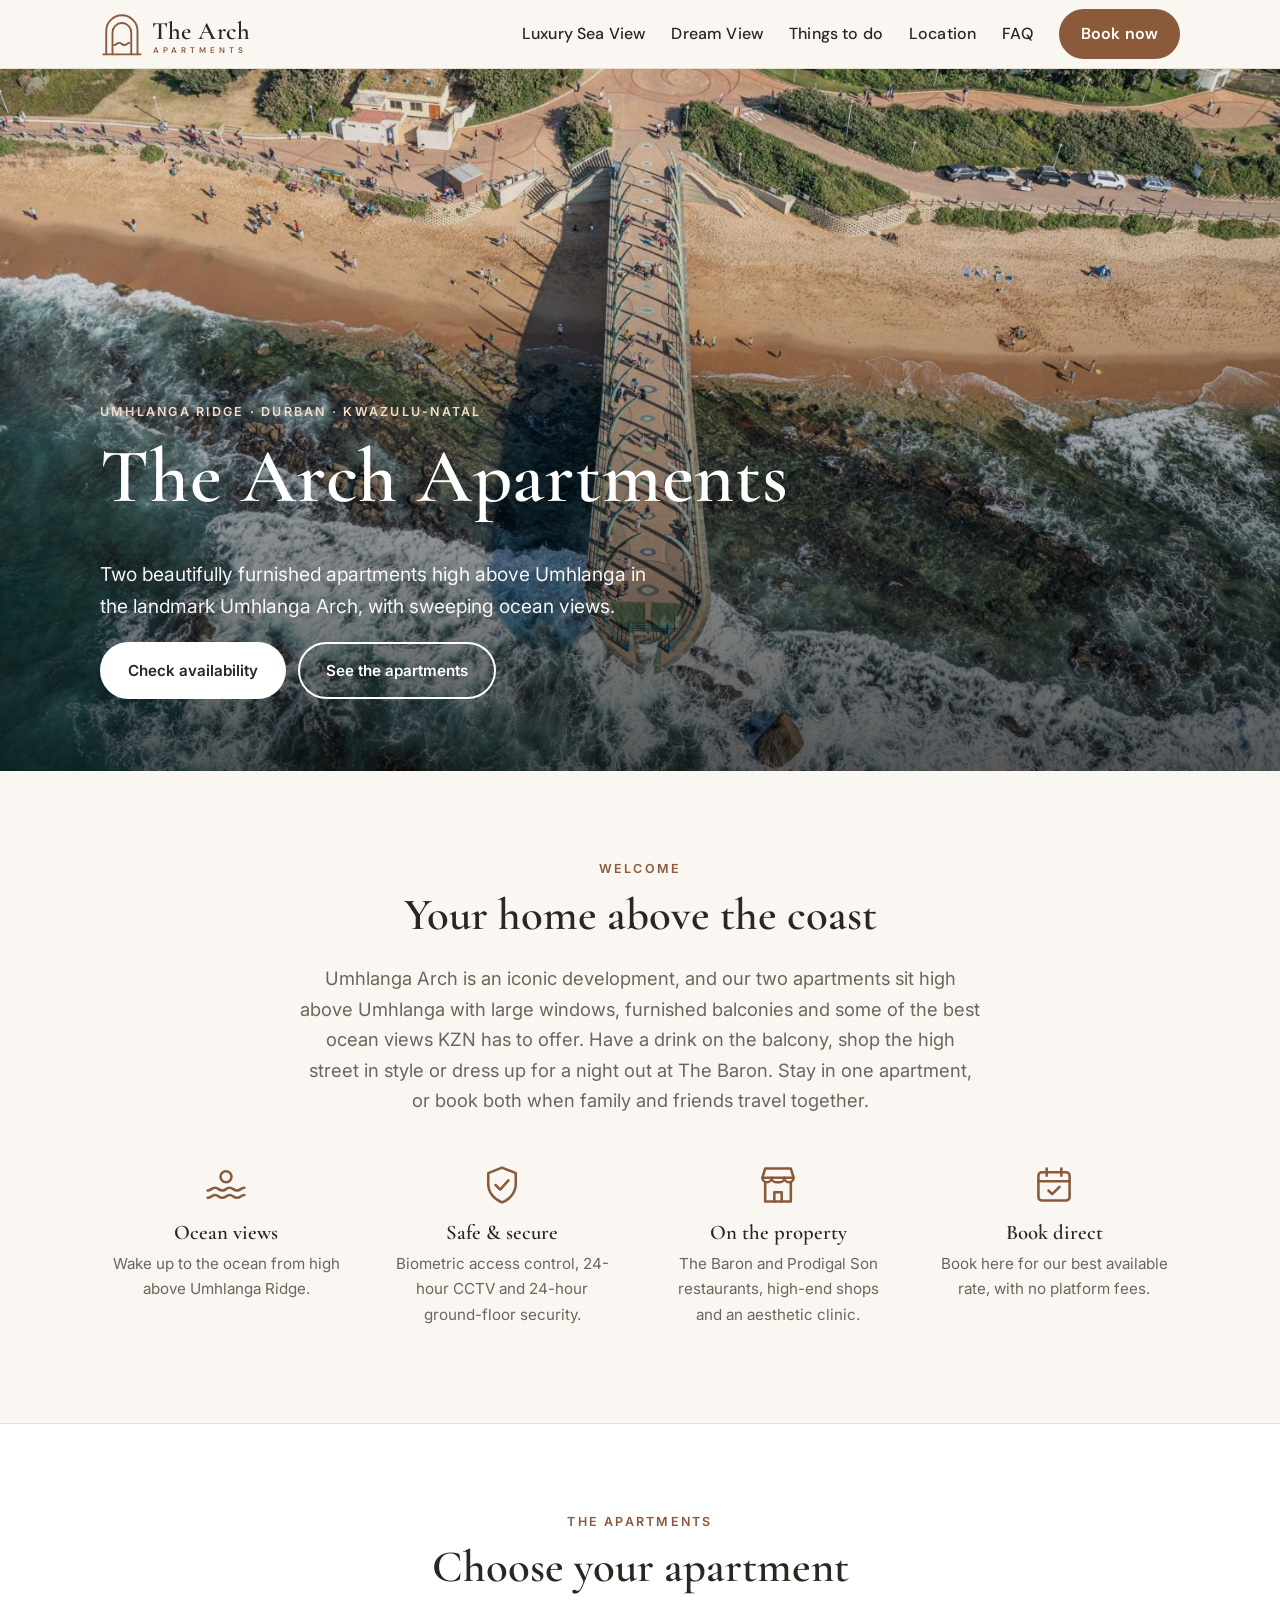
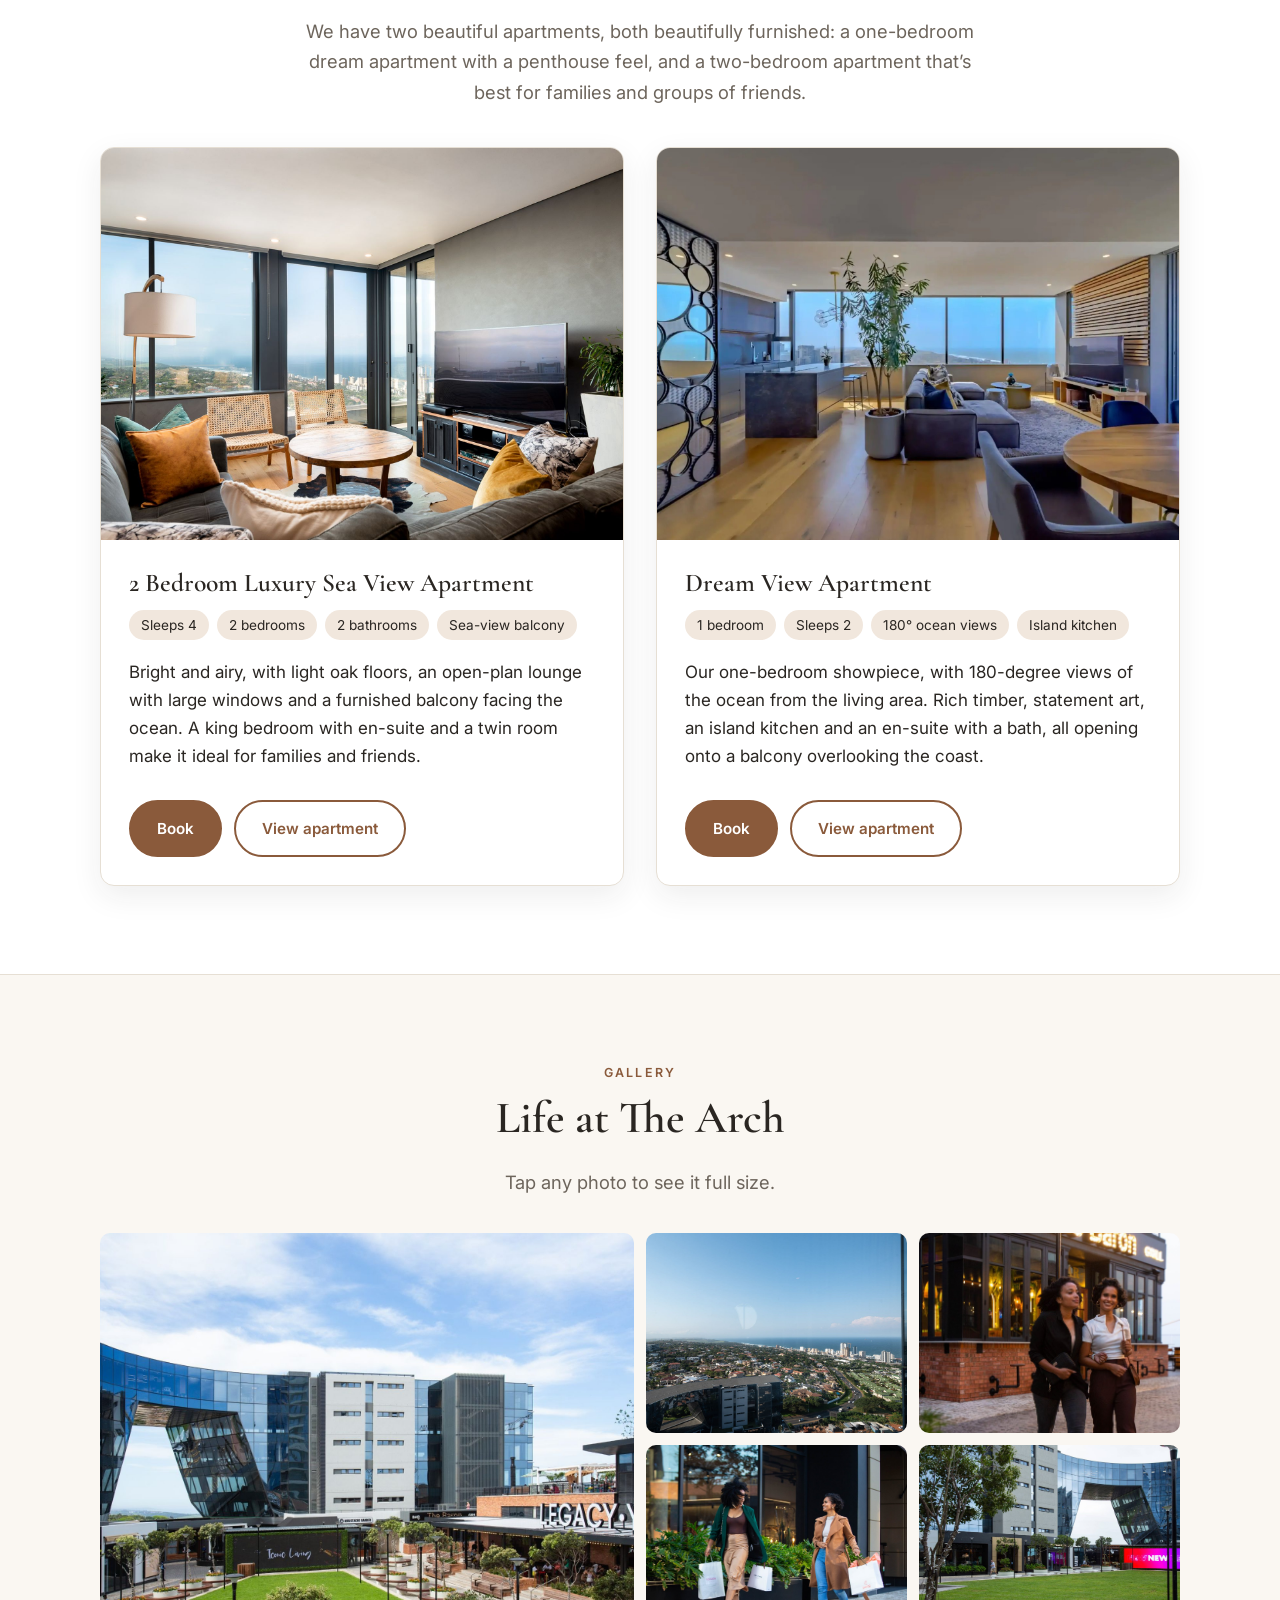
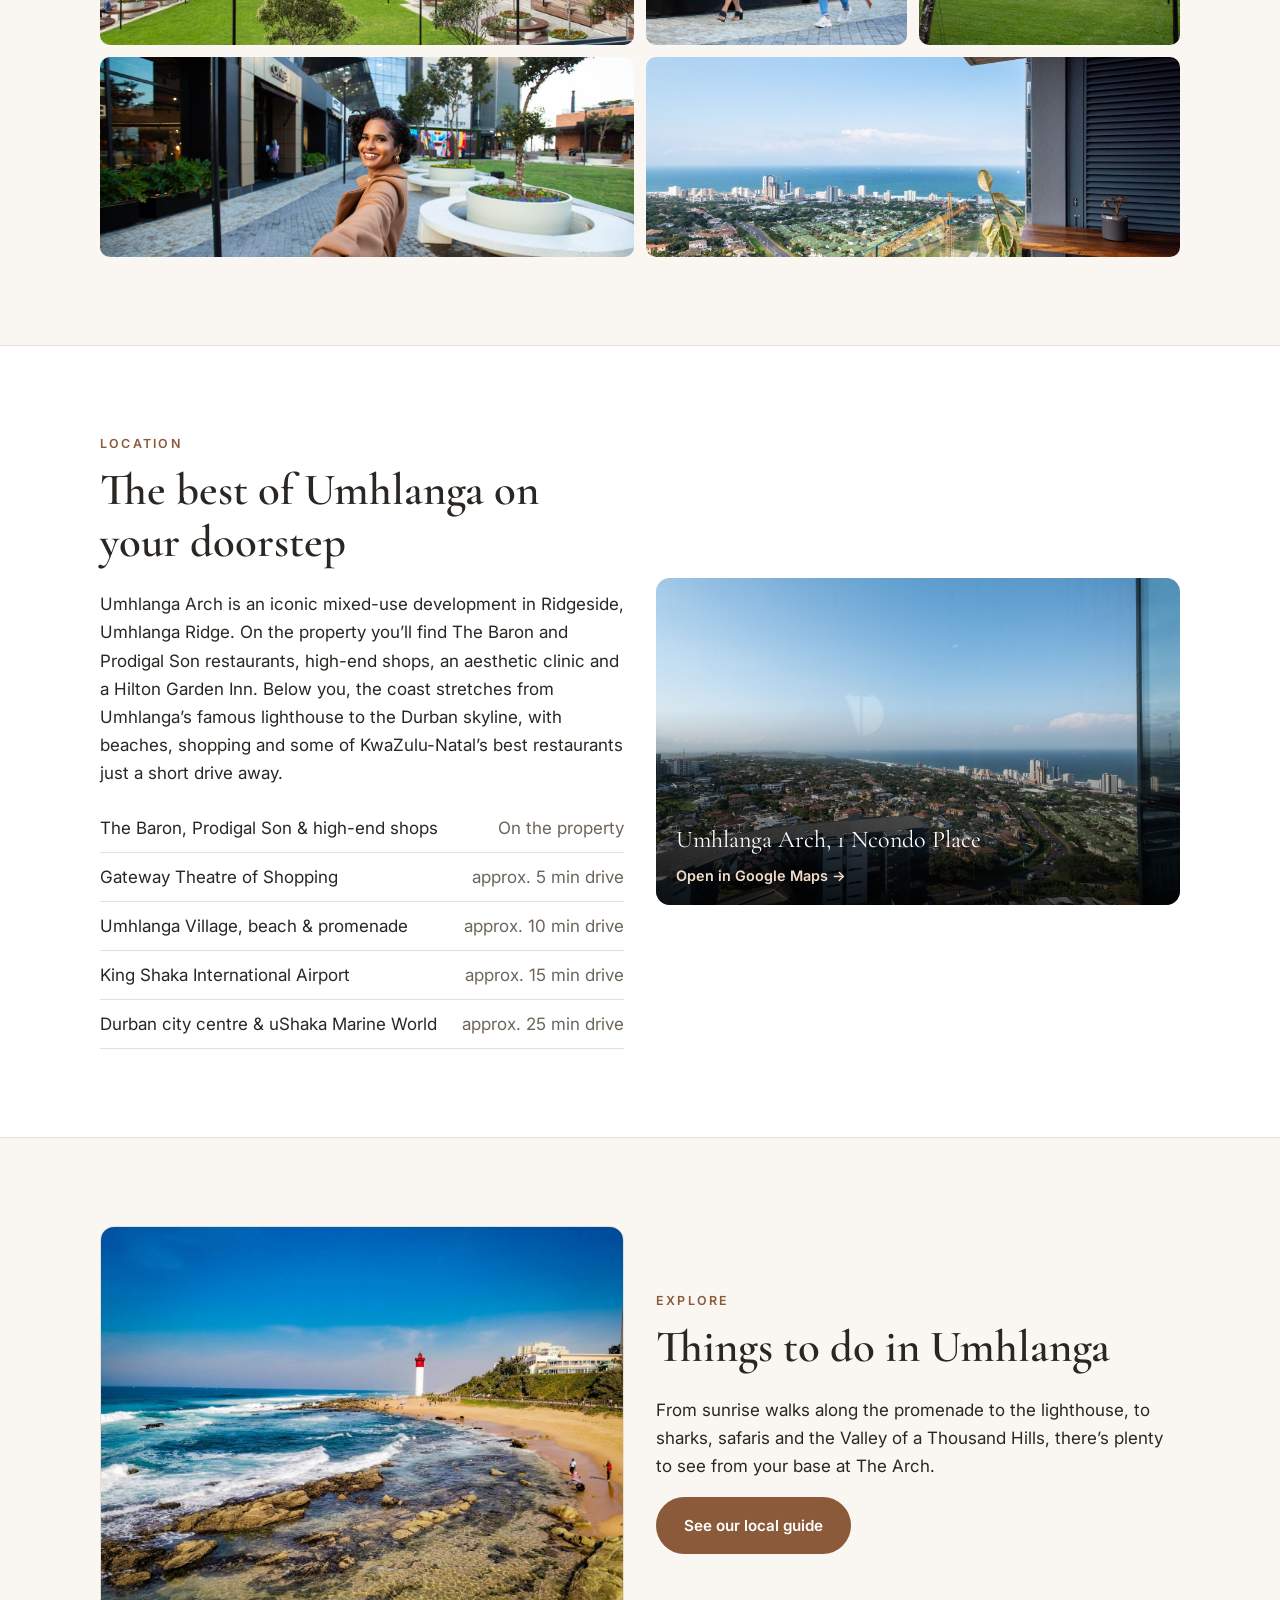
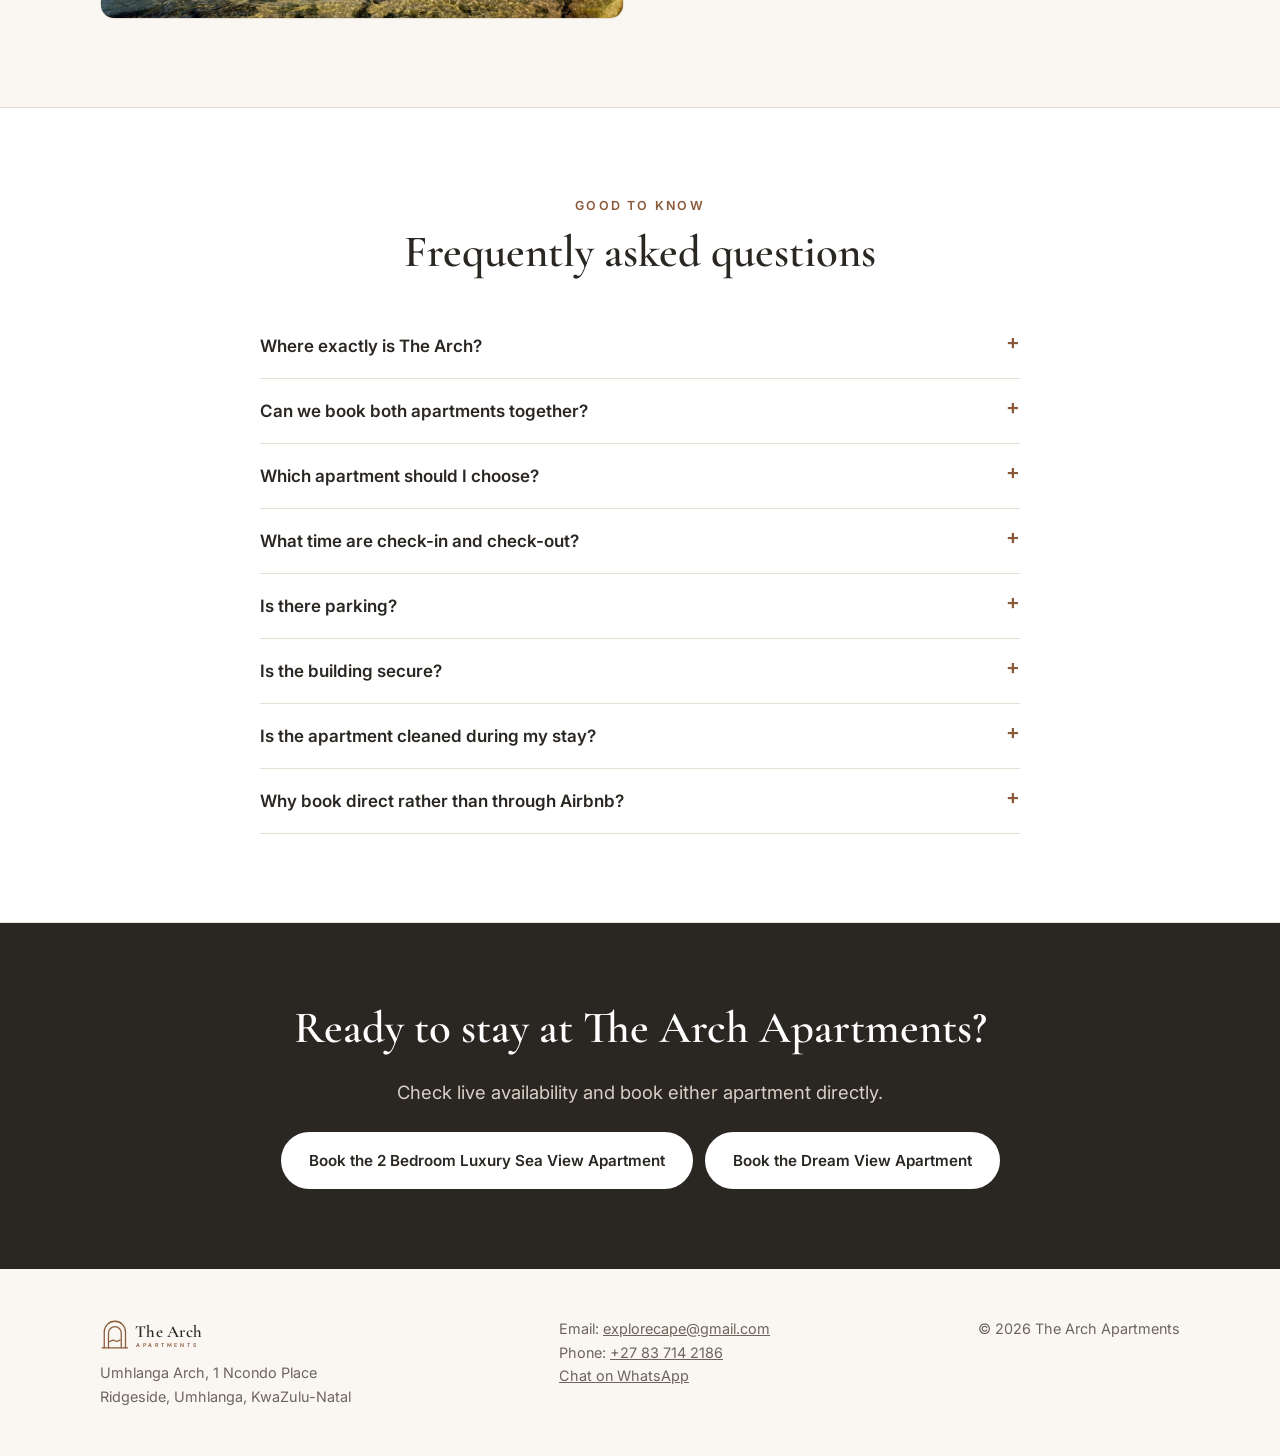
<file: index.html>
<!DOCTYPE html>
<html lang="en-ZA">
<head>
  <meta charset="utf-8">
  <meta name="viewport" content="width=device-width, initial-scale=1">
  <title>The Arch Apartments | Sea-View Holiday Apartments in Umhlanga</title>
  <meta name="description" content="Self-catering sea-view apartments in Umhlanga Arch, Umhlanga Ridge, Durban. A 2-bedroom family apartment and a 1-bedroom penthouse-style stay. Book direct.">
  <link rel="canonical" href="https://kaylag98.github.io/Arch/">
  <meta name="robots" content="index, follow">
  <meta name="theme-color" content="#8a5a3b">
  <meta property="og:type" content="website">
  <meta property="og:site_name" content="The Arch Apartments">
  <meta property="og:locale" content="en_ZA">
  <meta property="og:url" content="https://kaylag98.github.io/Arch/">
  <meta property="og:title" content="The Arch Apartments | Sea-View Holiday Apartments in Umhlanga">
  <meta property="og:description" content="Self-catering sea-view apartments in Umhlanga Arch, Umhlanga Ridge, Durban. A 2-bedroom family apartment and a 1-bedroom penthouse-style stay. Book direct.">
  <meta property="og:image" content="https://kaylag98.github.io/Arch/images/building/whalebone-pier.jpg">
  <meta name="twitter:card" content="summary_large_image">
  <meta name="twitter:title" content="The Arch Apartments | Sea-View Holiday Apartments in Umhlanga">
  <meta name="twitter:description" content="Self-catering sea-view apartments in Umhlanga Arch, Umhlanga Ridge, Durban. A 2-bedroom family apartment and a 1-bedroom penthouse-style stay. Book direct.">
  <meta name="twitter:image" content="https://kaylag98.github.io/Arch/images/building/whalebone-pier.jpg">
  <link rel="preconnect" href="https://fonts.googleapis.com">
  <link rel="preconnect" href="https://fonts.gstatic.com" crossorigin>
  <link href="https://fonts.googleapis.com/css2?family=Cormorant+Garamond:wght@500;600&family=DM+Sans:wght@400;500;600&family=Inter:wght@400;600&display=swap" rel="stylesheet">
  <link rel="icon" href="images/brand/icon.svg" type="image/svg+xml">
  <link rel="apple-touch-icon" href="images/brand/icon.png">
  <link rel="stylesheet" href="css/style.css">
  <script type="application/ld+json">{"@context": "https://schema.org", "@type": "LodgingBusiness", "@id": "https://kaylag98.github.io/Arch/#business", "name": "The Arch Apartments", "description": "Two beautifully furnished self-catering sea-view apartments in Umhlanga Arch, Umhlanga Ridge, Durban.", "url": "https://kaylag98.github.io/Arch/", "logo": "https://kaylag98.github.io/Arch/images/brand/logo.png", "image": ["https://kaylag98.github.io/Arch/images/building/whalebone-pier.jpg", "https://kaylag98.github.io/Arch/images/apartment-1/cover.jpg", "https://kaylag98.github.io/Arch/images/apartment-2/cover.jpg"], "address": {"@type": "PostalAddress", "streetAddress": "Umhlanga Arch, 1 Ncondo Place", "addressLocality": "Umhlanga", "addressRegion": "KwaZulu-Natal", "addressCountry": "ZA"}, "telephone": "+27837142186", "email": "explorecape@gmail.com", "checkinTime": "15:00", "checkoutTime": "10:00", "smokingAllowed": false, "amenityFeature": [{"@type": "LocationFeatureSpecification", "name": "Sea views", "value": true}, {"@type": "LocationFeatureSpecification", "name": "Air conditioning", "value": true}, {"@type": "LocationFeatureSpecification", "name": "Wi-Fi", "value": true}, {"@type": "LocationFeatureSpecification", "name": "Furnished balcony", "value": true}, {"@type": "LocationFeatureSpecification", "name": "Biometric access control", "value": true}, {"@type": "LocationFeatureSpecification", "name": "24-hour security", "value": true}]}</script>
  <script type="application/ld+json">{"@context": "https://schema.org", "@type": "FAQPage", "mainEntity": [{"@type": "Question", "name": "Where exactly is The Arch?", "acceptedAnswer": {"@type": "Answer", "text": "Both apartments are in Umhlanga Arch, 1 Ncondo Place, Ridgeside, Umhlanga, KwaZulu-Natal. Full arrival instructions are sent with your booking confirmation."}}, {"@type": "Question", "name": "Can we book both apartments together?", "acceptedAnswer": {"@type": "Answer", "text": "Yes. Both apartments are in the same building, which makes them ideal for families and groups who want to be together but still have their own space. Simply book each apartment for the same dates."}}, {"@type": "Question", "name": "Which apartment should I choose?", "acceptedAnswer": {"@type": "Answer", "text": "The 2 Bedroom Luxury Sea View Apartment has a king room and a twin room and sleeps up to four, so it’s best for families and groups of friends. The Dream View Apartment is a one-bedroom apartment with a penthouse feel and 180-degree ocean views, ideal for couples or a special trip."}}, {"@type": "Question", "name": "What time are check-in and check-out?", "acceptedAnswer": {"@type": "Answer", "text": "Check-in is between 15:00 and 21:00, and check-out is before 10:00."}}, {"@type": "Question", "name": "Is there parking?", "acceptedAnswer": {"@type": "Answer", "text": "The Luxury Sea View Apartment comes with up to two parking bays. For the Dream View Apartment, let us know when you book if you’re arriving by car and we’ll send you the parking details."}}, {"@type": "Question", "name": "Is the building secure?", "acceptedAnswer": {"@type": "Answer", "text": "Yes. Umhlanga Arch has biometric access control, 24-hour CCTV and 24-hour security on the ground floor, plus a professional concierge service."}}, {"@type": "Question", "name": "Is the apartment cleaned during my stay?", "acceptedAnswer": {"@type": "Answer", "text": "As holiday apartments we don’t offer daily cleans, but if you’d like your apartment cleaned during your stay, just speak to the concierge and arrange payment through them."}}, {"@type": "Question", "name": "Why book direct rather than through Airbnb?", "acceptedAnswer": {"@type": "Answer", "text": "Booking direct means no platform service fees, so you get our best available rate, and you deal with us personally from enquiry to check-out."}}]}</script>
</head>
<body>

<header class="site-header">
  <div class="container header-inner">
    <a class="brand" href="index.html"><svg class="logo" viewBox="0 0 300 64" role="img" aria-label="The Arch Apartments">  <g fill="none" stroke="var(--accent)" stroke-width="2.4" stroke-linecap="round" stroke-linejoin="round">    <path d="M8 58V28a20 20 0 0 1 40 0v30"/>    <path d="M16 58V30a12 12 0 0 1 24 0v28"/>    <path d="M18 46c3.3 0 3.3-2.6 6.6-2.6s3.3 2.6 6.6 2.6 3.3-2.6 6.6-2.6"/>    <path d="M4 58h48"/>  </g>  <text x="66" y="38" font-family="Cormorant Garamond, Georgia, serif" font-size="32" font-weight="600" fill="var(--ink)" letter-spacing="0.5">The Arch</text>  <text x="67.5" y="56" font-family="DM Sans, Helvetica Neue, Arial, sans-serif" font-size="10.5" font-weight="600" fill="var(--accent)" letter-spacing="5.2">APARTMENTS</text></svg></a>
    <button class="nav-toggle" aria-label="Menu" aria-expanded="false">☰</button>
    <nav class="site-nav">
      <a href="apartment-1.html">Luxury Sea View</a>
      <a href="apartment-2.html">Dream View</a>
      <a href="things-to-do.html">Things to do</a>
      <a href="#location">Location</a>
      <a href="#faq">FAQ</a>
      <a class="btn" href="book.html">Book now</a>
    </nav>
  </div>
</header>

<section class="hero">
  <img class="hero-media" src="images/building/whalebone-pier.jpg" alt="Aerial view of Whalebone Pier and Umhlanga beach">
  <div class="container hero-content">
    <div class="eyebrow">Umhlanga Ridge · Durban · KwaZulu-Natal</div>
    <h1>The Arch Apartments</h1>
    <p>Two beautifully furnished apartments high above Umhlanga in the landmark Umhlanga Arch, with sweeping ocean views.</p>
    <div class="btn-row">
      <a class="btn light" href="book.html">Check availability</a>
      <a class="btn outline-light" href="#apartments">See the apartments</a>
    </div>
  </div>
</section>

<section class="section">
  <div class="container center">
    <div class="eyebrow">Welcome</div>
    <h2>Your home above the coast</h2>
    <p class="lead">Umhlanga Arch is an iconic development, and our two apartments sit high above Umhlanga with large windows, furnished balconies and some of the best ocean views KZN has to offer. Have a drink on the balcony, shop the high street in style or dress up for a night out at The Baron. Stay in one apartment, or book both when family and friends travel together.</p>
    <div class="features">
      <div class="feature"><svg class="feature-icon" viewBox="0 0 24 24" aria-hidden="true"><path d="M2 15c2 0 2-1.5 4-1.5S8 15 10 15s2-1.5 4-1.5 2 1.5 4 1.5 2-1.5 4-1.5"/><path d="M2 19c2 0 2-1.5 4-1.5S8 19 10 19s2-1.5 4-1.5 2 1.5 4 1.5 2-1.5 4-1.5"/><circle cx="12" cy="7.5" r="3"/></svg><h3>Ocean views</h3><p>Wake up to the ocean from high above Umhlanga Ridge.</p></div>
      <div class="feature"><svg class="feature-icon" viewBox="0 0 24 24" aria-hidden="true"><path d="M12 2.5 4.5 5.5v6c0 4.6 3.2 8.4 7.5 10 4.3-1.6 7.5-5.4 7.5-10v-6z"/><path d="m8.5 12 2.5 2.5 4.5-5"/></svg><h3>Safe &amp; secure</h3><p>Biometric access control, 24-hour CCTV and 24-hour ground-floor security.</p></div>
      <div class="feature"><svg class="feature-icon" viewBox="0 0 24 24" aria-hidden="true"><path d="M5 3h14l1.5 5H3.5z"/><path d="M3.5 8c0 1.4 1.1 2.5 2.5 2.5S8.5 9.4 8.5 8c0 1.4 1.1 2.5 2.5 2.5h2c1.4 0 2.5-1.1 2.5-2.5 0 1.4 1.1 2.5 2.5 2.5S20.5 9.4 20.5 8"/><path d="M5 10.5V21h14V10.5"/><path d="M10 21v-5h4v5"/></svg><h3>On the property</h3><p>The Baron and Prodigal Son restaurants, high-end shops and an aesthetic clinic.</p></div>
      <div class="feature"><svg class="feature-icon" viewBox="0 0 24 24" aria-hidden="true"><rect x="3.5" y="5" width="17" height="15.5" rx="2"/><path d="M3.5 10h17M8 3v4M16 3v4"/><path d="m9 15 2 2 4-4"/></svg><h3>Book direct</h3><p>Book here for our best available rate, with no platform fees.</p></div>
    </div>
  </div>
</section>

<section class="section alt" id="apartments">
  <div class="container">
    <div class="center">
      <div class="eyebrow">The apartments</div>
      <h2>Choose your apartment</h2>
      <p class="lead">We have two beautiful apartments, both beautifully furnished: a one-bedroom dream apartment with a penthouse feel, and a two-bedroom apartment that’s best for families and groups of friends.</p>
    </div>
    <div class="grid-2" style="margin-top:40px">
      <article class="card">
        <a href="apartment-1.html"><img class="card-media" src="images/apartment-1/cover.jpg" alt="2 Bedroom Luxury Sea View Apartment" loading="lazy"></a>
        <div class="card-body">
          <h3 data-apt-name="apartment-1">2 Bedroom Luxury Sea View Apartment</h3>
          <ul class="facts"><li>Sleeps 4</li><li>2 bedrooms</li><li>2 bathrooms</li><li>Sea-view balcony</li></ul>
          <p>Bright and airy, with light oak floors, an open-plan lounge with large windows and a furnished balcony facing the ocean. A king bedroom with en-suite and a twin room make it ideal for families and friends.</p>
          <div class="btn-row">
            <a class="btn" data-book="apartment-1" href="book.html">Book</a>
            <a class="btn ghost" href="apartment-1.html">View apartment</a>
          </div>
        </div>
      </article>
      <article class="card">
        <a href="apartment-2.html"><img class="card-media" src="images/apartment-2/cover.jpg" alt="Dream View Apartment" loading="lazy"></a>
        <div class="card-body">
          <h3 data-apt-name="apartment-2">Dream View Apartment</h3>
          <ul class="facts"><li>1 bedroom</li><li>Sleeps 2</li><li>180° ocean views</li><li>Island kitchen</li></ul>
          <p>Our one-bedroom showpiece, with 180-degree views of the ocean from the living area. Rich timber, statement art, an island kitchen and an en-suite with a bath, all opening onto a balcony overlooking the coast.</p>
          <div class="btn-row">
            <a class="btn" data-book="apartment-2" href="book.html">Book</a>
            <a class="btn ghost" href="apartment-2.html">View apartment</a>
          </div>
        </div>
      </article>
    </div>
  </div>
</section>

<section class="section" id="gallery">
  <div class="container">
    <div class="center">
      <div class="eyebrow">Gallery</div>
      <h2>Life at The Arch</h2>
      <p class="lead">Tap any photo to see it full size.</p>
    </div>
    <div class="gallery gallery-7" data-gallery>
      <img src="images/arch/courtyard.jpg" alt="The courtyard and lawn at Umhlanga Arch" loading="lazy">
      <img src="images/building/view-south.jpg" alt="Ocean view along the coast from The Arch" loading="lazy">
      <img src="images/arch/the-baron.jpg" alt="The Baron bar and grill at Umhlanga Arch" loading="lazy">
      <img src="images/arch/shopping.jpg" alt="Shopping on the Arch high street" loading="lazy">
      <img src="images/arch/lawn.jpg" alt="The lawn and shops at Umhlanga Arch" loading="lazy">
      <img src="images/arch/promenade.jpg" alt="Strolling the Arch precinct" loading="lazy">
      <img src="images/apartment-1/balcony-view.jpg" alt="Balcony view over Umhlanga" loading="lazy">
    </div>
  </div>
</section>

<section class="section alt" id="location">
  <div class="container grid-2" style="align-items:center">
    <div>
      <div class="eyebrow">Location</div>
      <h2>The best of Umhlanga on your doorstep</h2>
      <p>Umhlanga Arch is an iconic mixed-use development in Ridgeside, Umhlanga Ridge. On the property you’ll find The Baron and Prodigal Son restaurants, high-end shops, an aesthetic clinic and a Hilton Garden Inn. Below you, the coast stretches from Umhlanga’s famous lighthouse to the Durban skyline, with beaches, shopping and some of KwaZulu-Natal’s best restaurants just a short drive away.</p>
      <ul class="nearby">
        <li><span>The Baron, Prodigal Son &amp; high-end shops</span><span>On the property</span></li>
        <li><span>Gateway Theatre of Shopping</span><span>approx. 5 min drive</span></li>
        <li><span>Umhlanga Village, beach &amp; promenade</span><span>approx. 10 min drive</span></li>
        <li><span>King Shaka International Airport</span><span>approx. 15 min drive</span></li>
        <li><span>Durban city centre &amp; uShaka Marine World</span><span>approx. 25 min drive</span></li>
      </ul>
    </div>
    <a class="map-card" href="https://www.google.com/maps/search/?api=1&amp;query=Umhlanga+Arch+1+Ncondo+Place+Umhlanga" target="_blank" rel="noopener">
      <img src="images/building/view-south.jpg" alt="View along the coast from Umhlanga Arch" loading="lazy">
      <span class="map-card-label">Umhlanga Arch, 1 Ncondo Place<span>Open in Google Maps →</span></span>
    </a>
  </div>
</section>

<section class="section">
  <div class="container grid-2" style="align-items:center">
    <div class="map-wrap" style="aspect-ratio:4/3"><img src="images/guide/umhlanga-beach.jpg" alt="Umhlanga beach and lighthouse" loading="lazy"></div>
    <div>
      <div class="eyebrow">Explore</div>
      <h2>Things to do in Umhlanga</h2>
      <p>From sunrise walks along the promenade to the lighthouse, to sharks, safaris and the Valley of a Thousand Hills, there’s plenty to see from your base at The Arch.</p>
      <a class="btn" href="things-to-do.html">See our local guide</a>
    </div>
  </div>
</section>

<section class="section alt" id="faq">
  <div class="container">
    <div class="center">
      <div class="eyebrow">Good to know</div>
      <h2>Frequently asked questions</h2>
    </div>
    <div class="faq">
      <details><summary>Where exactly is The Arch?</summary><p>Both apartments are in Umhlanga Arch, 1 Ncondo Place, Ridgeside, Umhlanga, KwaZulu-Natal. Full arrival instructions are sent with your booking confirmation.</p></details>
      <details><summary>Can we book both apartments together?</summary><p>Yes. Both apartments are in the same building, which makes them ideal for families and groups who want to be together but still have their own space. Simply book each apartment for the same dates.</p></details>
      <details><summary>Which apartment should I choose?</summary><p>The 2 Bedroom Luxury Sea View Apartment has a king room and a twin room and sleeps up to four, so it’s best for families and groups of friends. The Dream View Apartment is a one-bedroom apartment with a penthouse feel and 180-degree ocean views, ideal for couples or a special trip.</p></details>
      <details><summary>What time are check-in and check-out?</summary><p>Check-in is between 15:00 and 21:00, and check-out is before 10:00.</p></details>
      <details><summary>Is there parking?</summary><p>The Luxury Sea View Apartment comes with up to two parking bays. For the Dream View Apartment, let us know when you book if you’re arriving by car and we’ll send you the parking details.</p></details>
      <details><summary>Is the building secure?</summary><p>Yes. Umhlanga Arch has biometric access control, 24-hour CCTV and 24-hour security on the ground floor, plus a professional concierge service.</p></details>
      <details><summary>Is the apartment cleaned during my stay?</summary><p>As holiday apartments we don’t offer daily cleans, but if you’d like your apartment cleaned during your stay, just speak to the concierge and arrange payment through them.</p></details>
      <details><summary>Why book direct rather than through Airbnb?</summary><p>Booking direct means no platform service fees, so you get our best available rate, and you deal with us personally from enquiry to check-out.</p></details>
    </div>
  </div>
</section>

<section class="cta-band">
  <div class="container">
    <h2>Ready to stay at The Arch Apartments?</h2>
    <p class="lead" style="margin:0 auto">Check live availability and book either apartment directly.</p>
    <div class="btn-row">
      <a class="btn light" data-book="apartment-1" href="book.html">Book the <span data-apt-name="apartment-1">Luxury Sea View Apartment</span></a>
      <a class="btn light" data-book="apartment-2" href="book.html">Book the <span data-apt-name="apartment-2">Dream View Apartment</span></a>
    </div>
  </div>
</section>

<footer class="site-footer">
  <div class="container footer-inner">
    <div><span class="footer-logo"><svg class="logo" viewBox="0 0 300 64" role="img" aria-label="The Arch Apartments">  <g fill="none" stroke="var(--accent)" stroke-width="2.4" stroke-linecap="round" stroke-linejoin="round">    <path d="M8 58V28a20 20 0 0 1 40 0v30"/>    <path d="M16 58V30a12 12 0 0 1 24 0v28"/>    <path d="M18 46c3.3 0 3.3-2.6 6.6-2.6s3.3 2.6 6.6 2.6 3.3-2.6 6.6-2.6"/>    <path d="M4 58h48"/>  </g>  <text x="66" y="38" font-family="Cormorant Garamond, Georgia, serif" font-size="32" font-weight="600" fill="var(--ink)" letter-spacing="0.5">The Arch</text>  <text x="67.5" y="56" font-family="DM Sans, Helvetica Neue, Arial, sans-serif" font-size="10.5" font-weight="600" fill="var(--accent)" letter-spacing="5.2">APARTMENTS</text></svg></span>Umhlanga Arch, 1 Ncondo Place<br>Ridgeside, Umhlanga, KwaZulu-Natal</div>
    <div>
      Email: <a data-email href="mailto:explorecape@gmail.com">explorecape@gmail.com</a><br>
      <span data-phone-wrap>Phone: <a data-phone href="tel:+27837142186">+27 83 714 2186</a></span><br>
      <span data-whatsapp-wrap><a data-whatsapp href="https://wa.me/27837142186">Chat on WhatsApp</a></span>
    </div>
    <div>© <span id="year"></span> The Arch Apartments</div>
  </div>
</footer>

<div class="lightbox" hidden>
  <button class="lightbox-close" aria-label="Close">×</button>
  <button class="lightbox-prev" aria-label="Previous photo">‹</button>
  <img alt="">
  <button class="lightbox-next" aria-label="Next photo">›</button>
</div>

<script src="js/config.js"></script>
<script src="js/main.js"></script>
</body>
</html>
</file>
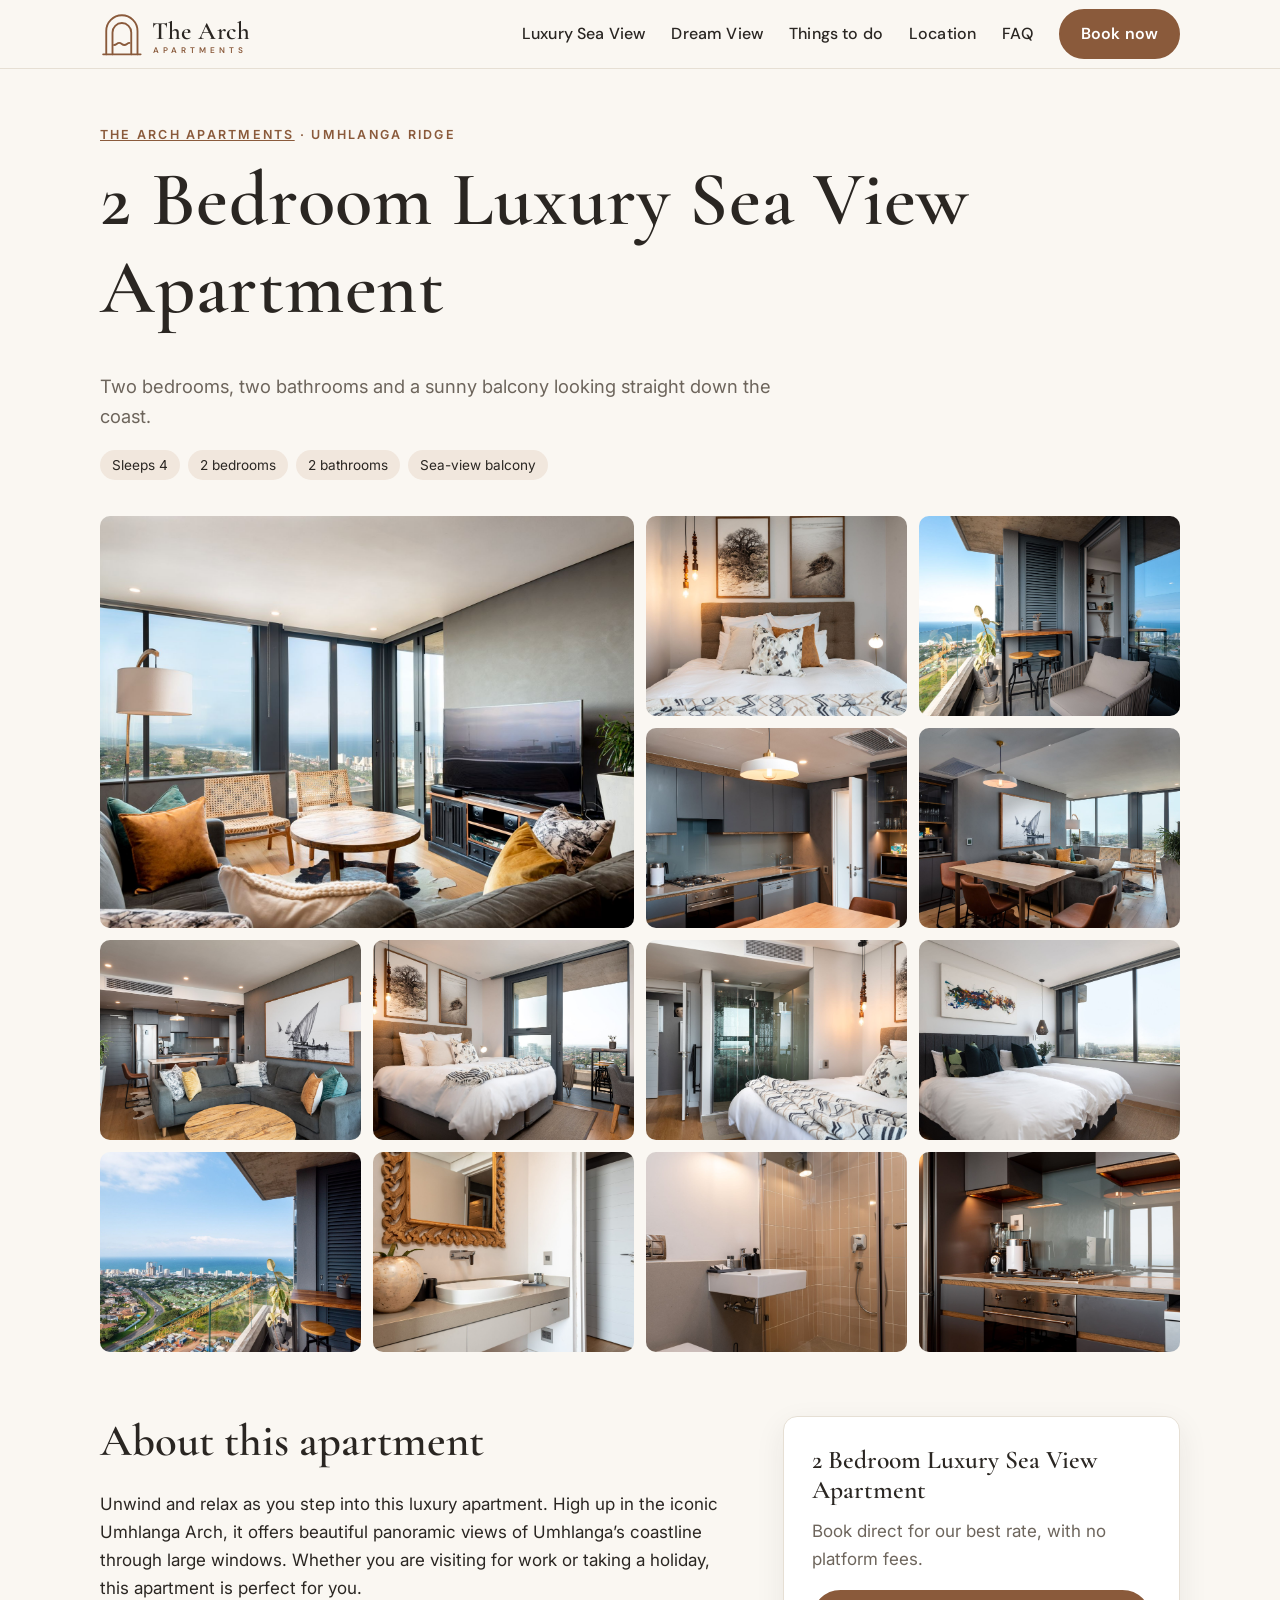
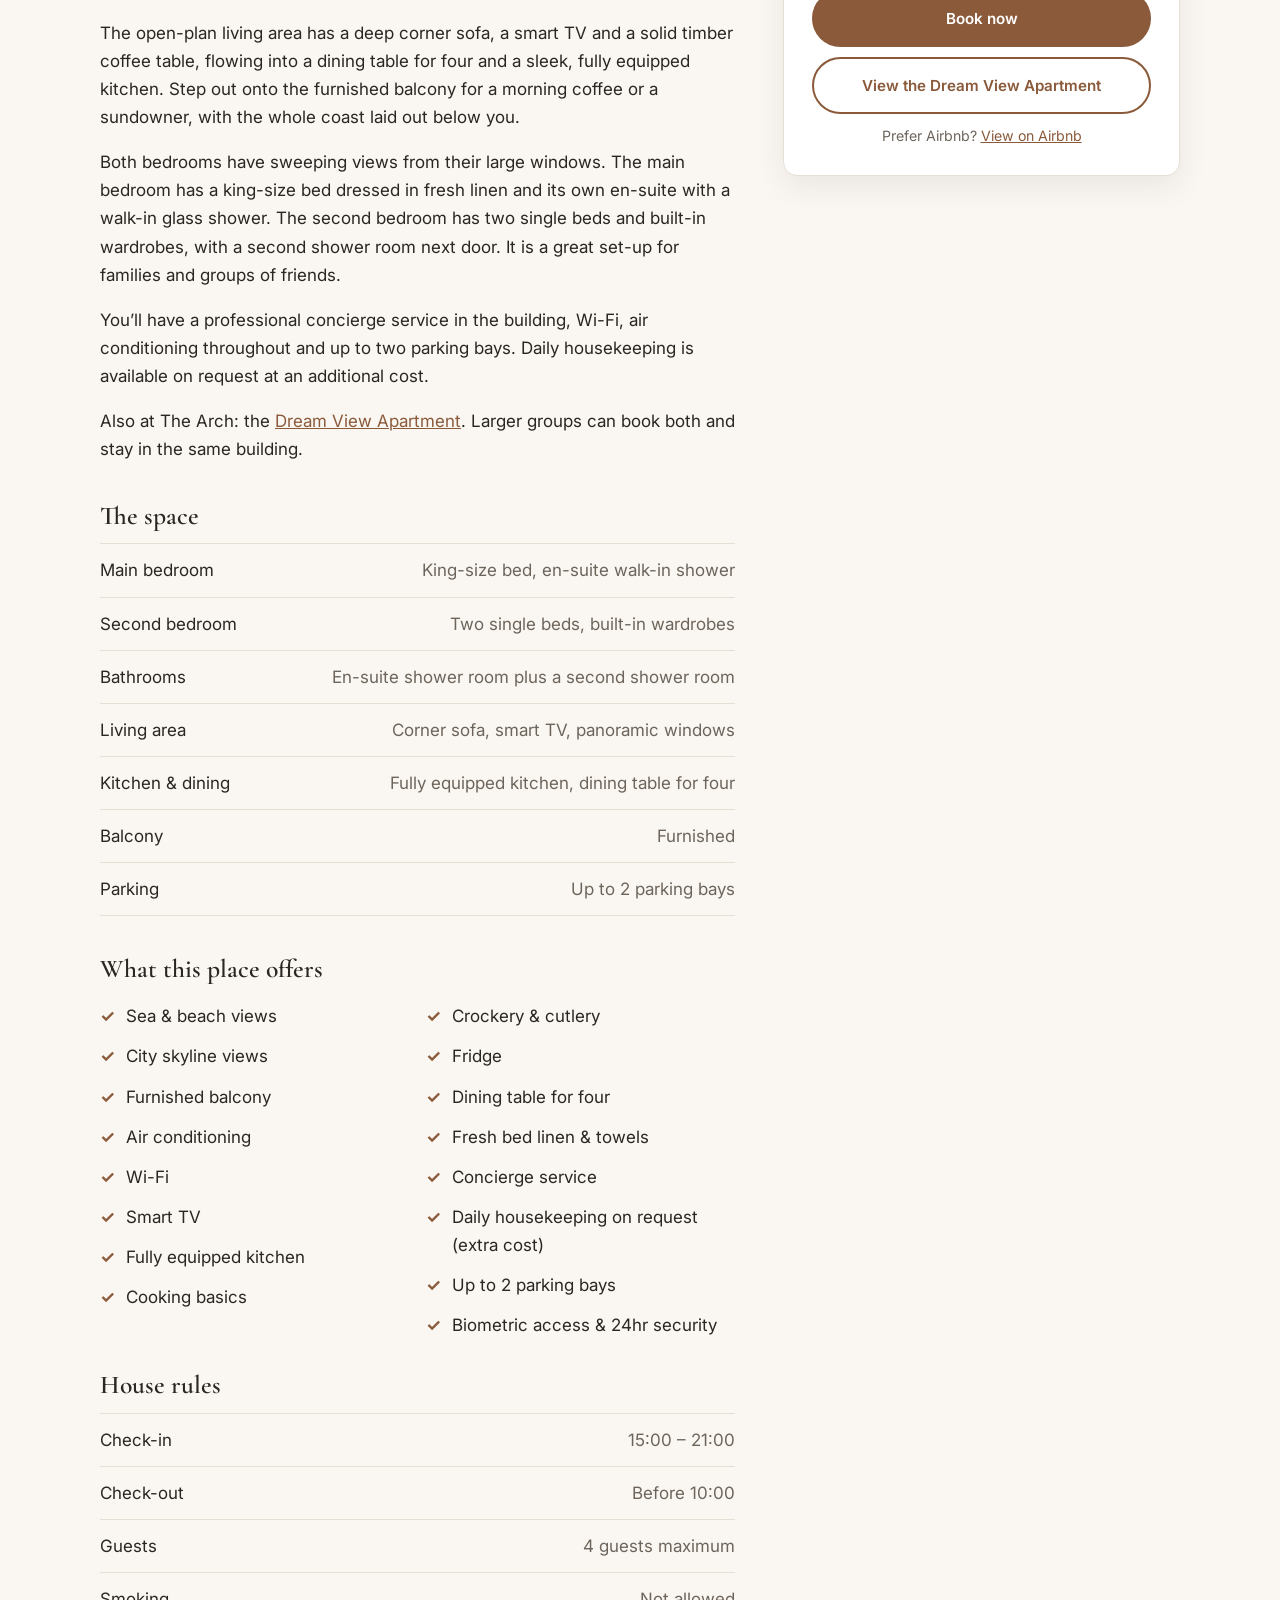
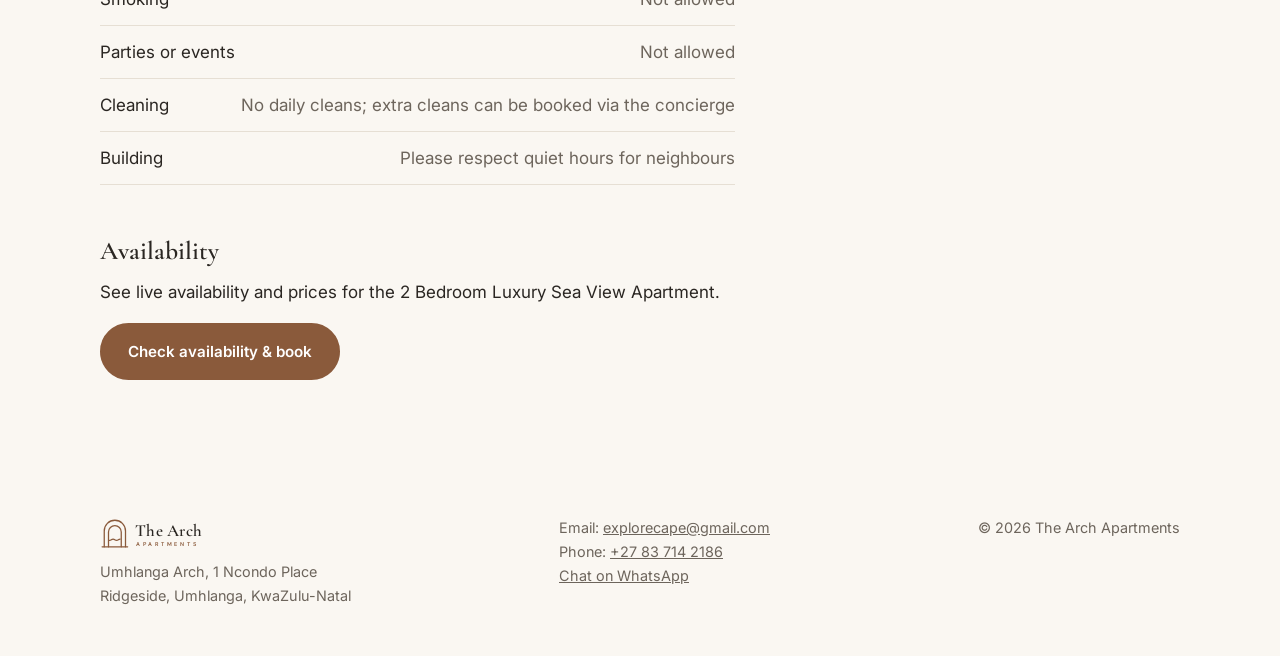
<file: apartment-1.html>
<!DOCTYPE html>
<html lang="en-ZA">
<head>
  <meta charset="utf-8">
  <meta name="viewport" content="width=device-width, initial-scale=1">
  <title>2 Bedroom Luxury Sea View Apartment | Umhlanga Holiday Apartment | The Arch Apartments</title>
  <meta name="description" content="2-bedroom self-catering apartment at Umhlanga Arch, Umhlanga Ridge: king and twin rooms, 2 bathrooms, furnished balcony and panoramic ocean views. Sleeps 4.">
  <link rel="canonical" href="https://kaylag98.github.io/Arch/apartment-1.html">
  <meta name="robots" content="index, follow">
  <meta name="theme-color" content="#8a5a3b">
  <meta property="og:type" content="website">
  <meta property="og:site_name" content="The Arch Apartments">
  <meta property="og:locale" content="en_ZA">
  <meta property="og:url" content="https://kaylag98.github.io/Arch/apartment-1.html">
  <meta property="og:title" content="2 Bedroom Luxury Sea View Apartment | Umhlanga Holiday Apartment | The Arch Apartments">
  <meta property="og:description" content="2-bedroom self-catering apartment at Umhlanga Arch, Umhlanga Ridge: king and twin rooms, 2 bathrooms, furnished balcony and panoramic ocean views. Sleeps 4.">
  <meta property="og:image" content="https://kaylag98.github.io/Arch/images/apartment-1/cover.jpg">
  <meta name="twitter:card" content="summary_large_image">
  <meta name="twitter:title" content="2 Bedroom Luxury Sea View Apartment | Umhlanga Holiday Apartment | The Arch Apartments">
  <meta name="twitter:description" content="2-bedroom self-catering apartment at Umhlanga Arch, Umhlanga Ridge: king and twin rooms, 2 bathrooms, furnished balcony and panoramic ocean views. Sleeps 4.">
  <meta name="twitter:image" content="https://kaylag98.github.io/Arch/images/apartment-1/cover.jpg">
  <link rel="preconnect" href="https://fonts.googleapis.com">
  <link rel="preconnect" href="https://fonts.gstatic.com" crossorigin>
  <link href="https://fonts.googleapis.com/css2?family=Cormorant+Garamond:wght@500;600&family=DM+Sans:wght@400;500;600&family=Inter:wght@400;600&display=swap" rel="stylesheet">
  <link rel="icon" href="images/brand/icon.svg" type="image/svg+xml">
  <link rel="apple-touch-icon" href="images/brand/icon.png">
  <link rel="stylesheet" href="css/style.css">
  <script type="application/ld+json">{"@context": "https://schema.org", "@type": "Apartment", "name": "2 Bedroom Luxury Sea View Apartment", "description": "Unwind and relax as you step into this luxury apartment. High up in the iconic Umhlanga Arch, it offers beautiful panoramic views of Umhlanga’s coastline through large windows. Whether you are visiting for work or taking a holiday, this apartment is perfect for you.", "url": "https://kaylag98.github.io/Arch/apartment-1.html", "image": ["https://kaylag98.github.io/Arch/images/apartment-1/cover.jpg", "https://kaylag98.github.io/Arch/images/apartment-1/main-bedroom.jpg", "https://kaylag98.github.io/Arch/images/apartment-1/balcony.jpg", "https://kaylag98.github.io/Arch/images/apartment-1/kitchen.jpg", "https://kaylag98.github.io/Arch/images/apartment-1/dining.jpg"], "numberOfBedrooms": 2, "numberOfBathroomsTotal": 2, "occupancy": {"@type": "QuantitativeValue", "maxValue": 4}, "petsAllowed": false, "address": {"@type": "PostalAddress", "streetAddress": "Umhlanga Arch, 1 Ncondo Place", "addressLocality": "Umhlanga", "addressRegion": "KwaZulu-Natal", "addressCountry": "ZA"}, "containedInPlace": {"@id": "https://kaylag98.github.io/Arch/#business"}, "amenityFeature": [{"@type": "LocationFeatureSpecification", "name": "Sea & beach views", "value": true}, {"@type": "LocationFeatureSpecification", "name": "City skyline views", "value": true}, {"@type": "LocationFeatureSpecification", "name": "Furnished balcony", "value": true}, {"@type": "LocationFeatureSpecification", "name": "Air conditioning", "value": true}, {"@type": "LocationFeatureSpecification", "name": "Wi-Fi", "value": true}, {"@type": "LocationFeatureSpecification", "name": "Smart TV", "value": true}, {"@type": "LocationFeatureSpecification", "name": "Fully equipped kitchen", "value": true}, {"@type": "LocationFeatureSpecification", "name": "Cooking basics", "value": true}, {"@type": "LocationFeatureSpecification", "name": "Crockery & cutlery", "value": true}, {"@type": "LocationFeatureSpecification", "name": "Fridge", "value": true}, {"@type": "LocationFeatureSpecification", "name": "Dining table for four", "value": true}, {"@type": "LocationFeatureSpecification", "name": "Fresh bed linen & towels", "value": true}, {"@type": "LocationFeatureSpecification", "name": "Concierge service", "value": true}, {"@type": "LocationFeatureSpecification", "name": "Daily housekeeping on request (extra cost)", "value": true}, {"@type": "LocationFeatureSpecification", "name": "Up to 2 parking bays", "value": true}, {"@type": "LocationFeatureSpecification", "name": "Biometric access & 24hr security", "value": true}]}</script>
  <script type="application/ld+json">{"@context": "https://schema.org", "@type": "BreadcrumbList", "itemListElement": [{"@type": "ListItem", "position": 1, "name": "Home", "item": "https://kaylag98.github.io/Arch/"}, {"@type": "ListItem", "position": 2, "name": "2 Bedroom Luxury Sea View Apartment", "item": "https://kaylag98.github.io/Arch/apartment-1.html"}]}</script>
</head>
<body>

<header class="site-header">
  <div class="container header-inner">
    <a class="brand" href="index.html"><svg class="logo" viewBox="0 0 300 64" role="img" aria-label="The Arch Apartments">  <g fill="none" stroke="var(--accent)" stroke-width="2.4" stroke-linecap="round" stroke-linejoin="round">    <path d="M8 58V28a20 20 0 0 1 40 0v30"/>    <path d="M16 58V30a12 12 0 0 1 24 0v28"/>    <path d="M18 46c3.3 0 3.3-2.6 6.6-2.6s3.3 2.6 6.6 2.6 3.3-2.6 6.6-2.6"/>    <path d="M4 58h48"/>  </g>  <text x="66" y="38" font-family="Cormorant Garamond, Georgia, serif" font-size="32" font-weight="600" fill="var(--ink)" letter-spacing="0.5">The Arch</text>  <text x="67.5" y="56" font-family="DM Sans, Helvetica Neue, Arial, sans-serif" font-size="10.5" font-weight="600" fill="var(--accent)" letter-spacing="5.2">APARTMENTS</text></svg></a>
    <button class="nav-toggle" aria-label="Menu" aria-expanded="false">☰</button>
    <nav class="site-nav">
      <a href="apartment-1.html">Luxury Sea View</a>
      <a href="apartment-2.html">Dream View</a>
      <a href="things-to-do.html">Things to do</a>
      <a href="index.html#location">Location</a>
      <a href="index.html#faq">FAQ</a>
      <a class="btn" href="book.html">Book now</a>
    </nav>
  </div>
</header>

<section class="apt-hero">
  <div class="container">
    <div class="eyebrow"><a href="index.html">The Arch Apartments</a> · Umhlanga Ridge</div>
    <h1 data-apt-name="apartment-1">2 Bedroom Luxury Sea View Apartment</h1>
    <p class="lead">Two bedrooms, two bathrooms and a sunny balcony looking straight down the coast.</p>
    <ul class="facts"><li>Sleeps 4</li><li>2 bedrooms</li><li>2 bathrooms</li><li>Sea-view balcony</li></ul>
    <div class="gallery" data-gallery>
      <img src="images/apartment-1/cover.jpg" alt="Open-plan lounge with ocean views" loading="lazy">
      <img src="images/apartment-1/main-bedroom.jpg" alt="King bedroom" loading="lazy">
      <img src="images/apartment-1/balcony.jpg" alt="Furnished balcony with ocean view" loading="lazy">
      <img src="images/apartment-1/kitchen.jpg" alt="Fully equipped kitchen" loading="lazy">
      <img src="images/apartment-1/dining.jpg" alt="Dining and living area" loading="lazy">
      <img src="images/apartment-1/living.jpg" alt="Lounge with corner sofa" loading="lazy">
      <img src="images/apartment-1/main-bedroom-view.jpg" alt="Main bedroom with view" loading="lazy">
      <img src="images/apartment-1/ensuite.jpg" alt="En-suite with walk-in shower" loading="lazy">
      <img src="images/apartment-1/second-bedroom.jpg" alt="Twin bedroom" loading="lazy">
      <img src="images/apartment-1/balcony-view.jpg" alt="Balcony overlooking the coast" loading="lazy">
      <img src="images/apartment-1/vanity.jpg" alt="Bathroom vanity" loading="lazy">
      <img src="images/apartment-1/bathroom.jpg" alt="Second shower room" loading="lazy">
      <img src="images/apartment-1/kitchen-detail.jpg" alt="Kitchen details" loading="lazy">
    </div>
  </div>
</section>

<section class="section" style="padding-top:40px">
  <div class="container apt-layout">
    <div>
      <h2>About this apartment</h2>
      <p>Unwind and relax as you step into this luxury apartment. High up in the iconic Umhlanga Arch, it offers beautiful panoramic views of Umhlanga’s coastline through large windows. Whether you are visiting for work or taking a holiday, this apartment is perfect for you.</p>
      <p>The open-plan living area has a deep corner sofa, a smart TV and a solid timber coffee table, flowing into a dining table for four and a sleek, fully equipped kitchen. Step out onto the furnished balcony for a morning coffee or a sundowner, with the whole coast laid out below you.</p>
      <p>Both bedrooms have sweeping views from their large windows. The main bedroom has a king-size bed dressed in fresh linen and its own en-suite with a walk-in glass shower. The second bedroom has two single beds and built-in wardrobes, with a second shower room next door. It is a great set-up for families and groups of friends.</p>
      <p>You’ll have a professional concierge service in the building, Wi-Fi, air conditioning throughout and up to two parking bays. Daily housekeeping is available on request at an additional cost.</p>
      <p>Also at The Arch: the <a href="apartment-2.html" data-apt-name="apartment-2">Dream View Apartment</a>. Larger groups can book both and stay in the same building.</p>

      <h3 style="margin-top:1.5em">The space</h3>
      <ul class="rules">
        <li><span>Main bedroom</span><span>King-size bed, en-suite walk-in shower</span></li>
        <li><span>Second bedroom</span><span>Two single beds, built-in wardrobes</span></li>
        <li><span>Bathrooms</span><span>En-suite shower room plus a second shower room</span></li>
        <li><span>Living area</span><span>Corner sofa, smart TV, panoramic windows</span></li>
        <li><span>Kitchen &amp; dining</span><span>Fully equipped kitchen, dining table for four</span></li>
        <li><span>Balcony</span><span>Furnished</span></li>
        <li><span>Parking</span><span>Up to 2 parking bays</span></li>
      </ul>

      <h3 style="margin-top:1.5em">What this place offers</h3>
      <ul class="amenities"><li>Sea &amp; beach views</li><li>City skyline views</li><li>Furnished balcony</li><li>Air conditioning</li><li>Wi-Fi</li><li>Smart TV</li><li>Fully equipped kitchen</li><li>Cooking basics</li><li>Crockery &amp; cutlery</li><li>Fridge</li><li>Dining table for four</li><li>Fresh bed linen &amp; towels</li><li>Concierge service</li><li>Daily housekeeping on request (extra cost)</li><li>Up to 2 parking bays</li><li>Biometric access &amp; 24hr security</li></ul>

      <h3>House rules</h3>
      <ul class="rules">
        <li><span>Check-in</span><span>15:00 – 21:00</span></li>
        <li><span>Check-out</span><span>Before 10:00</span></li>
        <li><span>Guests</span><span>4 guests maximum</span></li>
        <li><span>Smoking</span><span>Not allowed</span></li>
        <li><span>Parties or events</span><span>Not allowed</span></li>
        <li><span>Cleaning</span><span>No daily cleans; extra cleans can be booked via the concierge</span></li>
        <li><span>Building</span><span>Please respect quiet hours for neighbours</span></li>
      </ul>

      <h3 style="margin-top:2em" id="availability">Availability</h3>
      <div data-embed="apartment-1">
        <p>See live availability and prices for the <span data-apt-name="apartment-1">2 Bedroom Luxury Sea View Apartment</span>.</p>
        <a class="btn" data-book="apartment-1" href="book.html">Check availability &amp; book</a>
      </div>
    </div>

    <aside class="book-panel">
      <h3 data-apt-name="apartment-1">2 Bedroom Luxury Sea View Apartment</h3>
      <p style="color:var(--muted)">Book direct for our best rate, with no platform fees.</p>
      <a class="btn" data-book="apartment-1" href="book.html">Book now</a>
      <a class="btn ghost" href="apartment-2.html">View the <span data-apt-name="apartment-2">Dream View Apartment</span></a>
      <small>Prefer Airbnb? <a data-airbnb="apartment-1" href="#">View on Airbnb</a></small>
    </aside>
  </div>
</section>

<footer class="site-footer">
  <div class="container footer-inner">
    <div><span class="footer-logo"><svg class="logo" viewBox="0 0 300 64" role="img" aria-label="The Arch Apartments">  <g fill="none" stroke="var(--accent)" stroke-width="2.4" stroke-linecap="round" stroke-linejoin="round">    <path d="M8 58V28a20 20 0 0 1 40 0v30"/>    <path d="M16 58V30a12 12 0 0 1 24 0v28"/>    <path d="M18 46c3.3 0 3.3-2.6 6.6-2.6s3.3 2.6 6.6 2.6 3.3-2.6 6.6-2.6"/>    <path d="M4 58h48"/>  </g>  <text x="66" y="38" font-family="Cormorant Garamond, Georgia, serif" font-size="32" font-weight="600" fill="var(--ink)" letter-spacing="0.5">The Arch</text>  <text x="67.5" y="56" font-family="DM Sans, Helvetica Neue, Arial, sans-serif" font-size="10.5" font-weight="600" fill="var(--accent)" letter-spacing="5.2">APARTMENTS</text></svg></span>Umhlanga Arch, 1 Ncondo Place<br>Ridgeside, Umhlanga, KwaZulu-Natal</div>
    <div>
      Email: <a data-email href="mailto:explorecape@gmail.com">explorecape@gmail.com</a><br>
      <span data-phone-wrap>Phone: <a data-phone href="tel:+27837142186">+27 83 714 2186</a></span><br>
      <span data-whatsapp-wrap><a data-whatsapp href="https://wa.me/27837142186">Chat on WhatsApp</a></span>
    </div>
    <div>© <span id="year"></span> The Arch Apartments</div>
  </div>
</footer>

<div class="lightbox" hidden>
  <button class="lightbox-close" aria-label="Close">×</button>
  <button class="lightbox-prev" aria-label="Previous photo">‹</button>
  <img alt="">
  <button class="lightbox-next" aria-label="Next photo">›</button>
</div>

<script src="js/config.js"></script>
<script src="js/main.js"></script>
</body>
</html>
</file>
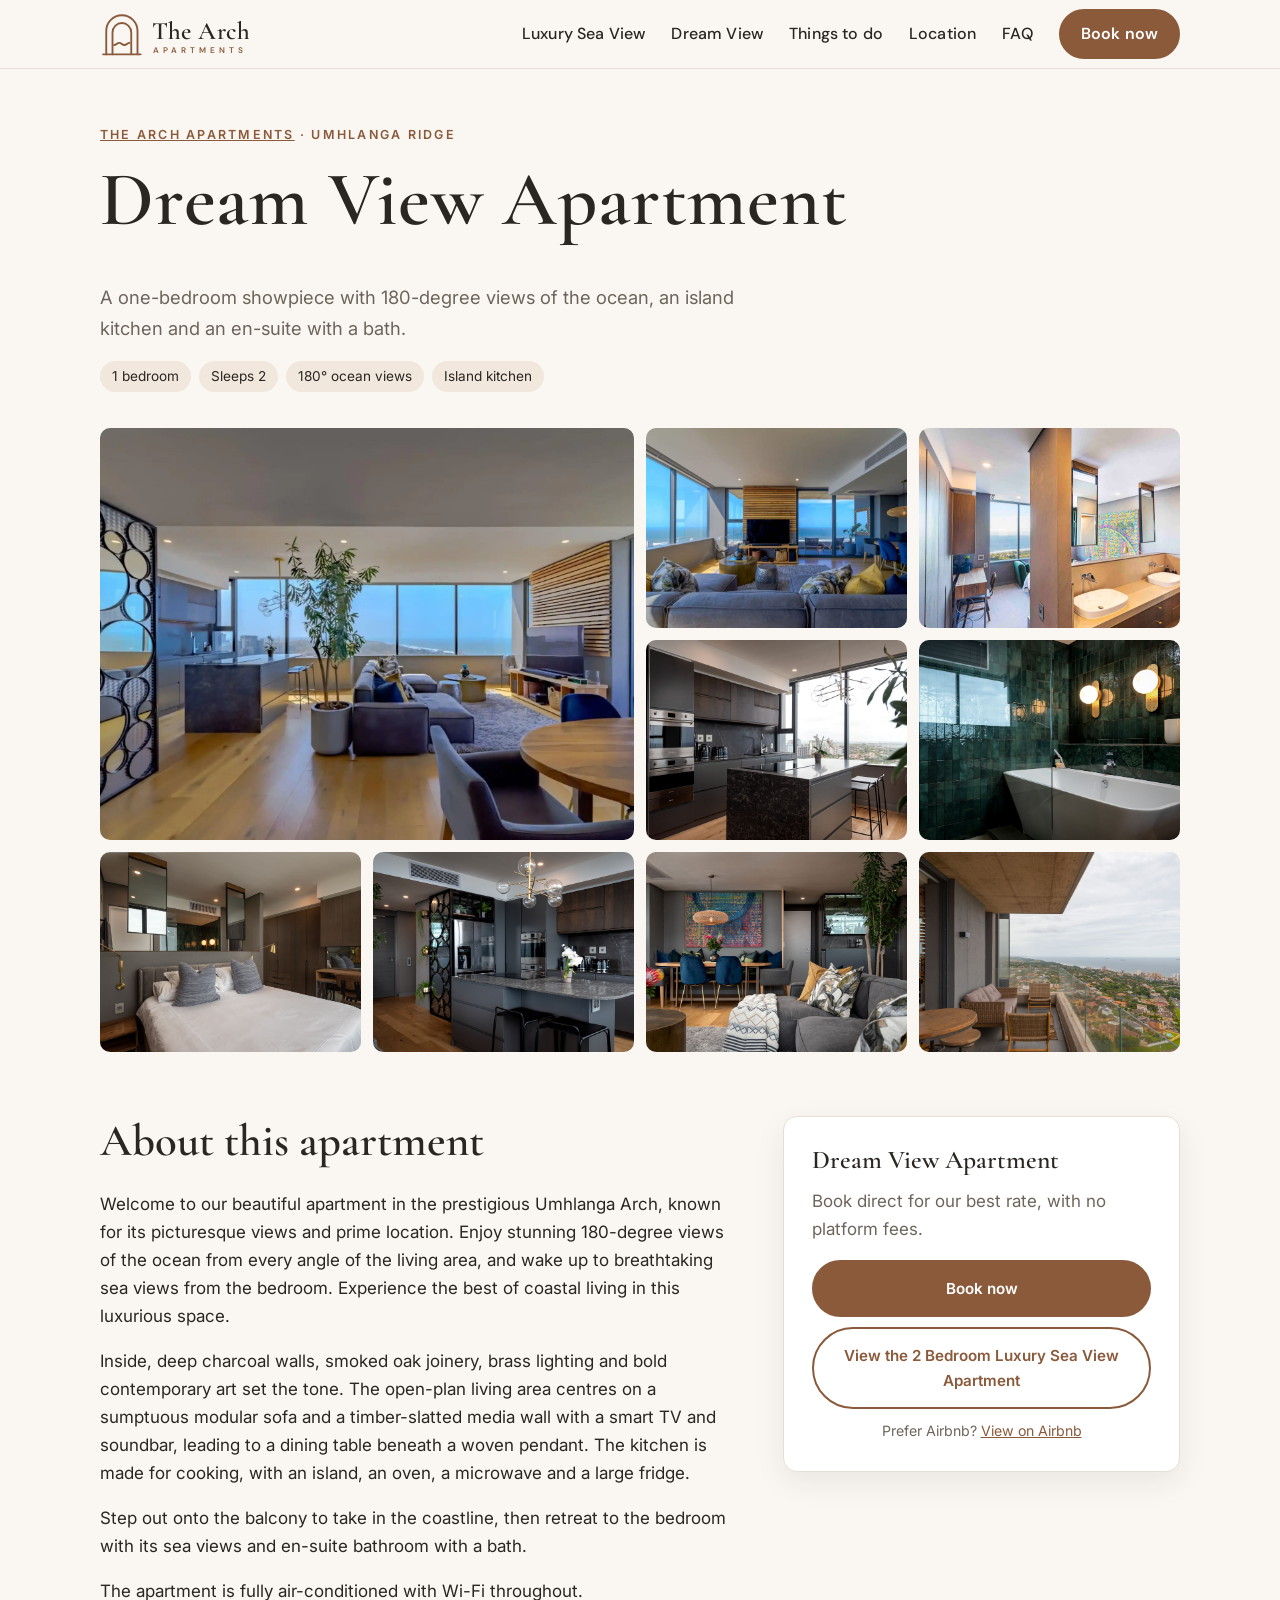
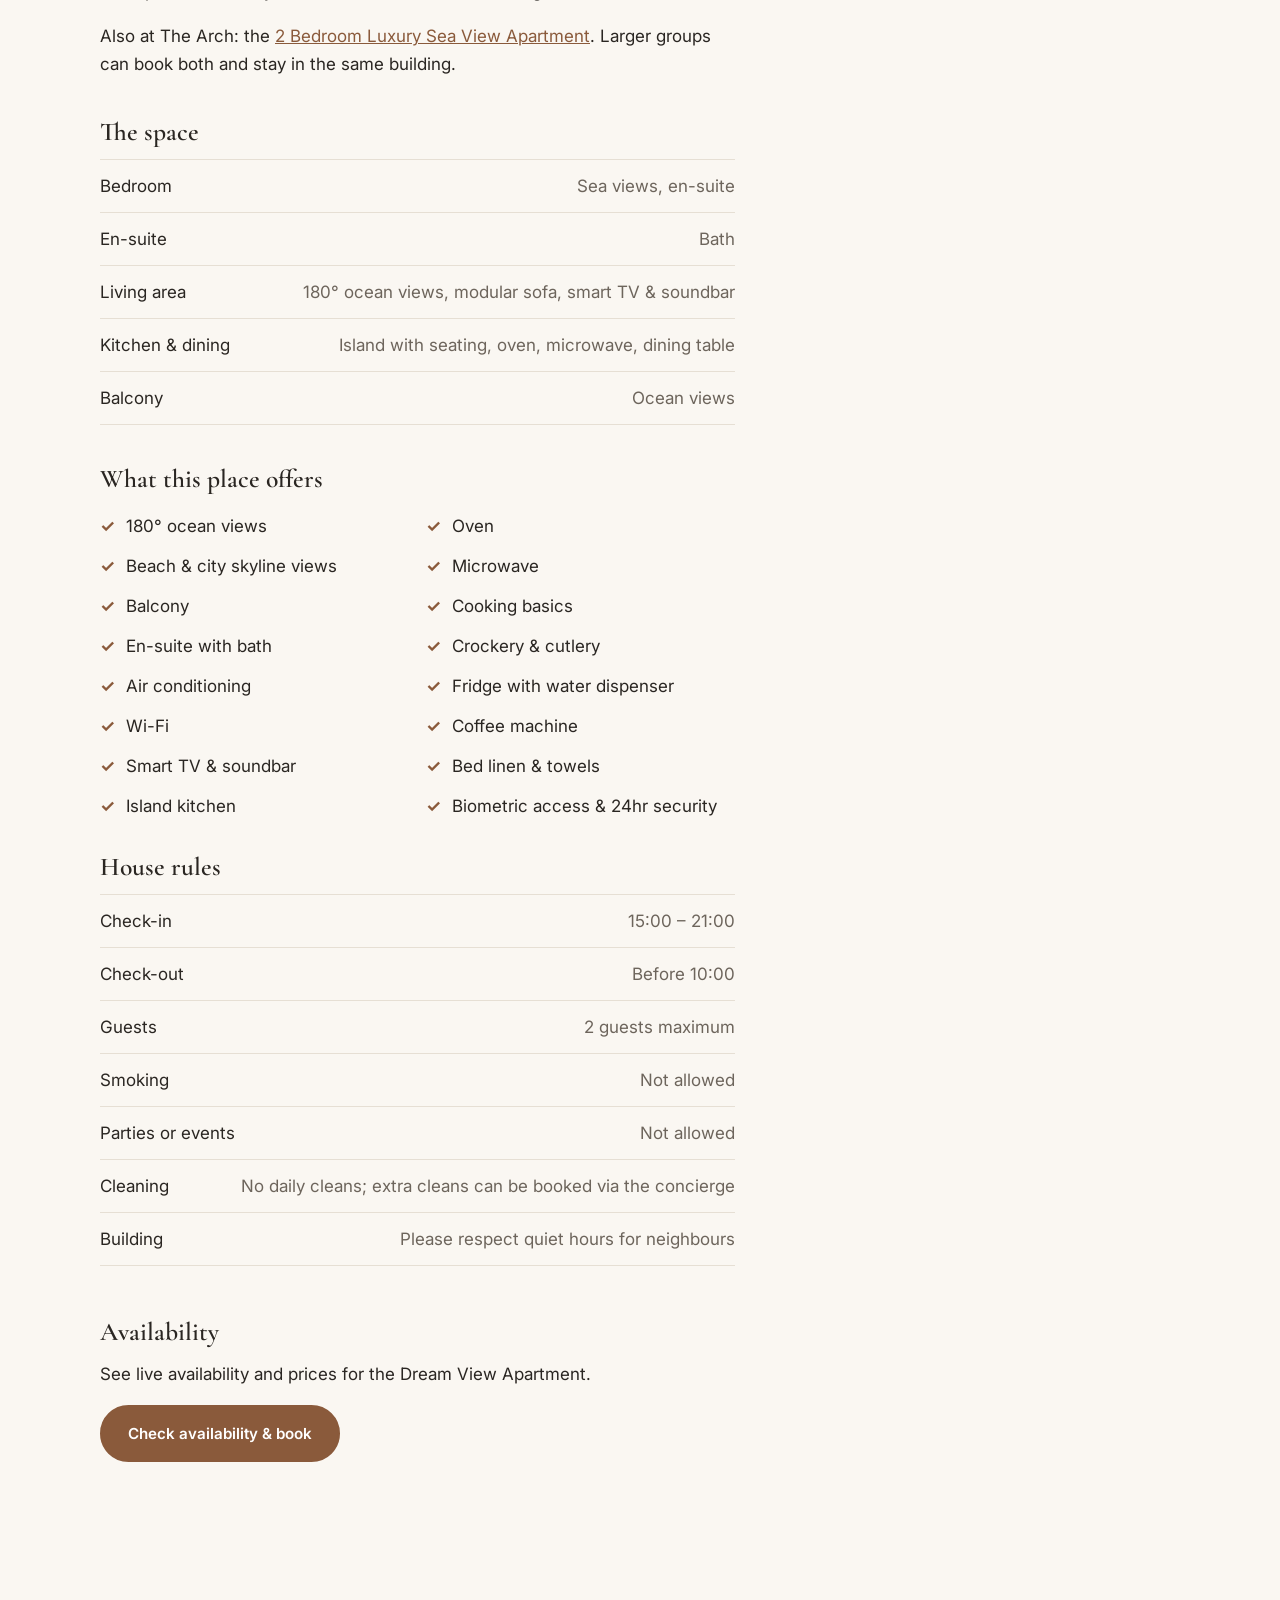
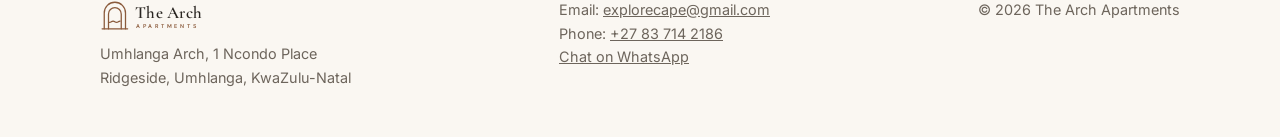
<file: apartment-2.html>
<!DOCTYPE html>
<html lang="en-ZA">
<head>
  <meta charset="utf-8">
  <meta name="viewport" content="width=device-width, initial-scale=1">
  <title>Dream View Apartment | Umhlanga Holiday Apartment | The Arch Apartments</title>
  <meta name="description" content="1-bedroom apartment with a penthouse feel at Umhlanga Arch: 180-degree ocean views, island kitchen and en-suite with bath. Perfect for couples. Sleeps 2.">
  <link rel="canonical" href="https://kaylag98.github.io/Arch/apartment-2.html">
  <meta name="robots" content="index, follow">
  <meta name="theme-color" content="#8a5a3b">
  <meta property="og:type" content="website">
  <meta property="og:site_name" content="The Arch Apartments">
  <meta property="og:locale" content="en_ZA">
  <meta property="og:url" content="https://kaylag98.github.io/Arch/apartment-2.html">
  <meta property="og:title" content="Dream View Apartment | Umhlanga Holiday Apartment | The Arch Apartments">
  <meta property="og:description" content="1-bedroom apartment with a penthouse feel at Umhlanga Arch: 180-degree ocean views, island kitchen and en-suite with bath. Perfect for couples. Sleeps 2.">
  <meta property="og:image" content="https://kaylag98.github.io/Arch/images/apartment-2/cover.jpg">
  <meta name="twitter:card" content="summary_large_image">
  <meta name="twitter:title" content="Dream View Apartment | Umhlanga Holiday Apartment | The Arch Apartments">
  <meta name="twitter:description" content="1-bedroom apartment with a penthouse feel at Umhlanga Arch: 180-degree ocean views, island kitchen and en-suite with bath. Perfect for couples. Sleeps 2.">
  <meta name="twitter:image" content="https://kaylag98.github.io/Arch/images/apartment-2/cover.jpg">
  <link rel="preconnect" href="https://fonts.googleapis.com">
  <link rel="preconnect" href="https://fonts.gstatic.com" crossorigin>
  <link href="https://fonts.googleapis.com/css2?family=Cormorant+Garamond:wght@500;600&family=DM+Sans:wght@400;500;600&family=Inter:wght@400;600&display=swap" rel="stylesheet">
  <link rel="icon" href="images/brand/icon.svg" type="image/svg+xml">
  <link rel="apple-touch-icon" href="images/brand/icon.png">
  <link rel="stylesheet" href="css/style.css">
  <script type="application/ld+json">{"@context": "https://schema.org", "@type": "Apartment", "name": "Dream View Apartment", "description": "Welcome to our beautiful apartment in the prestigious Umhlanga Arch, known for its picturesque views and prime location. Enjoy stunning 180-degree views of the ocean from every angle of the living area, and wake up to breathtaking sea views from the bedroom. Experience the best of coastal living in this luxurious space.", "url": "https://kaylag98.github.io/Arch/apartment-2.html", "image": ["https://kaylag98.github.io/Arch/images/apartment-2/cover.jpg", "https://kaylag98.github.io/Arch/images/apartment-2/lounge-sunny.jpg", "https://kaylag98.github.io/Arch/images/apartment-2/ensuite-view.jpg", "https://kaylag98.github.io/Arch/images/apartment-2/kitchen.jpg", "https://kaylag98.github.io/Arch/images/apartment-2/bath.jpg"], "numberOfBedrooms": 1, "numberOfBathroomsTotal": 1, "occupancy": {"@type": "QuantitativeValue", "maxValue": 2}, "petsAllowed": false, "address": {"@type": "PostalAddress", "streetAddress": "Umhlanga Arch, 1 Ncondo Place", "addressLocality": "Umhlanga", "addressRegion": "KwaZulu-Natal", "addressCountry": "ZA"}, "containedInPlace": {"@id": "https://kaylag98.github.io/Arch/#business"}, "amenityFeature": [{"@type": "LocationFeatureSpecification", "name": "180° ocean views", "value": true}, {"@type": "LocationFeatureSpecification", "name": "Beach & city skyline views", "value": true}, {"@type": "LocationFeatureSpecification", "name": "Balcony", "value": true}, {"@type": "LocationFeatureSpecification", "name": "En-suite with bath", "value": true}, {"@type": "LocationFeatureSpecification", "name": "Air conditioning", "value": true}, {"@type": "LocationFeatureSpecification", "name": "Wi-Fi", "value": true}, {"@type": "LocationFeatureSpecification", "name": "Smart TV & soundbar", "value": true}, {"@type": "LocationFeatureSpecification", "name": "Island kitchen", "value": true}, {"@type": "LocationFeatureSpecification", "name": "Oven", "value": true}, {"@type": "LocationFeatureSpecification", "name": "Microwave", "value": true}, {"@type": "LocationFeatureSpecification", "name": "Cooking basics", "value": true}, {"@type": "LocationFeatureSpecification", "name": "Crockery & cutlery", "value": true}, {"@type": "LocationFeatureSpecification", "name": "Fridge with water dispenser", "value": true}, {"@type": "LocationFeatureSpecification", "name": "Coffee machine", "value": true}, {"@type": "LocationFeatureSpecification", "name": "Bed linen & towels", "value": true}, {"@type": "LocationFeatureSpecification", "name": "Biometric access & 24hr security", "value": true}]}</script>
  <script type="application/ld+json">{"@context": "https://schema.org", "@type": "BreadcrumbList", "itemListElement": [{"@type": "ListItem", "position": 1, "name": "Home", "item": "https://kaylag98.github.io/Arch/"}, {"@type": "ListItem", "position": 2, "name": "Dream View Apartment", "item": "https://kaylag98.github.io/Arch/apartment-2.html"}]}</script>
</head>
<body>

<header class="site-header">
  <div class="container header-inner">
    <a class="brand" href="index.html"><svg class="logo" viewBox="0 0 300 64" role="img" aria-label="The Arch Apartments">  <g fill="none" stroke="var(--accent)" stroke-width="2.4" stroke-linecap="round" stroke-linejoin="round">    <path d="M8 58V28a20 20 0 0 1 40 0v30"/>    <path d="M16 58V30a12 12 0 0 1 24 0v28"/>    <path d="M18 46c3.3 0 3.3-2.6 6.6-2.6s3.3 2.6 6.6 2.6 3.3-2.6 6.6-2.6"/>    <path d="M4 58h48"/>  </g>  <text x="66" y="38" font-family="Cormorant Garamond, Georgia, serif" font-size="32" font-weight="600" fill="var(--ink)" letter-spacing="0.5">The Arch</text>  <text x="67.5" y="56" font-family="DM Sans, Helvetica Neue, Arial, sans-serif" font-size="10.5" font-weight="600" fill="var(--accent)" letter-spacing="5.2">APARTMENTS</text></svg></a>
    <button class="nav-toggle" aria-label="Menu" aria-expanded="false">☰</button>
    <nav class="site-nav">
      <a href="apartment-1.html">Luxury Sea View</a>
      <a href="apartment-2.html">Dream View</a>
      <a href="things-to-do.html">Things to do</a>
      <a href="index.html#location">Location</a>
      <a href="index.html#faq">FAQ</a>
      <a class="btn" href="book.html">Book now</a>
    </nav>
  </div>
</header>

<section class="apt-hero">
  <div class="container">
    <div class="eyebrow"><a href="index.html">The Arch Apartments</a> · Umhlanga Ridge</div>
    <h1 data-apt-name="apartment-2">Dream View Apartment</h1>
    <p class="lead">A one-bedroom showpiece with 180-degree views of the ocean, an island kitchen and an en-suite with a bath.</p>
    <ul class="facts"><li>1 bedroom</li><li>Sleeps 2</li><li>180° ocean views</li><li>Island kitchen</li></ul>
    <div class="gallery" data-gallery>
      <img src="images/apartment-2/cover.jpg" alt="Open-plan living with 180-degree ocean views" loading="lazy">
      <img src="images/apartment-2/lounge-sunny.jpg" alt="Lounge with ocean and city views" loading="lazy">
      <img src="images/apartment-2/ensuite-view.jpg" alt="En-suite and bedroom with sea views" loading="lazy">
      <img src="images/apartment-2/kitchen.jpg" alt="Island kitchen" loading="lazy">
      <img src="images/apartment-2/bath.jpg" alt="En-suite bath" loading="lazy">
      <img src="images/apartment-2/main-bedroom.jpg" alt="Bedroom" loading="lazy">
      <img src="images/apartment-2/kitchen-island.jpg" alt="Kitchen island with bar seating" loading="lazy">
      <img src="images/apartment-2/dining.jpg" alt="Dining area" loading="lazy">
      <img src="images/apartment-2/balcony.jpg" alt="Balcony with ocean views" loading="lazy">
    </div>
  </div>
</section>

<section class="section" style="padding-top:40px">
  <div class="container apt-layout">
    <div>
      <h2>About this apartment</h2>
      <p>Welcome to our beautiful apartment in the prestigious Umhlanga Arch, known for its picturesque views and prime location. Enjoy stunning 180-degree views of the ocean from every angle of the living area, and wake up to breathtaking sea views from the bedroom. Experience the best of coastal living in this luxurious space.</p>
      <p>Inside, deep charcoal walls, smoked oak joinery, brass lighting and bold contemporary art set the tone. The open-plan living area centres on a sumptuous modular sofa and a timber-slatted media wall with a smart TV and soundbar, leading to a dining table beneath a woven pendant. The kitchen is made for cooking, with an island, an oven, a microwave and a large fridge.</p>
      <p>Step out onto the balcony to take in the coastline, then retreat to the bedroom with its sea views and en-suite bathroom with a bath.</p>
      <p>The apartment is fully air-conditioned with Wi-Fi throughout.</p>
      <p>Also at The Arch: the <a href="apartment-1.html" data-apt-name="apartment-1">2 Bedroom Luxury Sea View Apartment</a>. Larger groups can book both and stay in the same building.</p>

      <h3 style="margin-top:1.5em">The space</h3>
      <ul class="rules">
        <li><span>Bedroom</span><span>Sea views, en-suite</span></li>
        <li><span>En-suite</span><span>Bath</span></li>
        <li><span>Living area</span><span>180° ocean views, modular sofa, smart TV &amp; soundbar</span></li>
        <li><span>Kitchen &amp; dining</span><span>Island with seating, oven, microwave, dining table</span></li>
        <li><span>Balcony</span><span>Ocean views</span></li>
      </ul>

      <h3 style="margin-top:1.5em">What this place offers</h3>
      <ul class="amenities"><li>180° ocean views</li><li>Beach &amp; city skyline views</li><li>Balcony</li><li>En-suite with bath</li><li>Air conditioning</li><li>Wi-Fi</li><li>Smart TV &amp; soundbar</li><li>Island kitchen</li><li>Oven</li><li>Microwave</li><li>Cooking basics</li><li>Crockery &amp; cutlery</li><li>Fridge with water dispenser</li><li>Coffee machine</li><li>Bed linen &amp; towels</li><li>Biometric access &amp; 24hr security</li></ul>

      <h3>House rules</h3>
      <ul class="rules">
        <li><span>Check-in</span><span>15:00 – 21:00</span></li>
        <li><span>Check-out</span><span>Before 10:00</span></li>
        <li><span>Guests</span><span>2 guests maximum</span></li>
        <li><span>Smoking</span><span>Not allowed</span></li>
        <li><span>Parties or events</span><span>Not allowed</span></li>
        <li><span>Cleaning</span><span>No daily cleans; extra cleans can be booked via the concierge</span></li>
        <li><span>Building</span><span>Please respect quiet hours for neighbours</span></li>
      </ul>

      <h3 style="margin-top:2em" id="availability">Availability</h3>
      <div data-embed="apartment-2">
        <p>See live availability and prices for the <span data-apt-name="apartment-2">Dream View Apartment</span>.</p>
        <a class="btn" data-book="apartment-2" href="book.html">Check availability &amp; book</a>
      </div>
    </div>

    <aside class="book-panel">
      <h3 data-apt-name="apartment-2">Dream View Apartment</h3>
      <p style="color:var(--muted)">Book direct for our best rate, with no platform fees.</p>
      <a class="btn" data-book="apartment-2" href="book.html">Book now</a>
      <a class="btn ghost" href="apartment-1.html">View the <span data-apt-name="apartment-1">2 Bedroom Luxury Sea View Apartment</span></a>
      <small>Prefer Airbnb? <a data-airbnb="apartment-2" href="#">View on Airbnb</a></small>
    </aside>
  </div>
</section>

<footer class="site-footer">
  <div class="container footer-inner">
    <div><span class="footer-logo"><svg class="logo" viewBox="0 0 300 64" role="img" aria-label="The Arch Apartments">  <g fill="none" stroke="var(--accent)" stroke-width="2.4" stroke-linecap="round" stroke-linejoin="round">    <path d="M8 58V28a20 20 0 0 1 40 0v30"/>    <path d="M16 58V30a12 12 0 0 1 24 0v28"/>    <path d="M18 46c3.3 0 3.3-2.6 6.6-2.6s3.3 2.6 6.6 2.6 3.3-2.6 6.6-2.6"/>    <path d="M4 58h48"/>  </g>  <text x="66" y="38" font-family="Cormorant Garamond, Georgia, serif" font-size="32" font-weight="600" fill="var(--ink)" letter-spacing="0.5">The Arch</text>  <text x="67.5" y="56" font-family="DM Sans, Helvetica Neue, Arial, sans-serif" font-size="10.5" font-weight="600" fill="var(--accent)" letter-spacing="5.2">APARTMENTS</text></svg></span>Umhlanga Arch, 1 Ncondo Place<br>Ridgeside, Umhlanga, KwaZulu-Natal</div>
    <div>
      Email: <a data-email href="mailto:explorecape@gmail.com">explorecape@gmail.com</a><br>
      <span data-phone-wrap>Phone: <a data-phone href="tel:+27837142186">+27 83 714 2186</a></span><br>
      <span data-whatsapp-wrap><a data-whatsapp href="https://wa.me/27837142186">Chat on WhatsApp</a></span>
    </div>
    <div>© <span id="year"></span> The Arch Apartments</div>
  </div>
</footer>

<div class="lightbox" hidden>
  <button class="lightbox-close" aria-label="Close">×</button>
  <button class="lightbox-prev" aria-label="Previous photo">‹</button>
  <img alt="">
  <button class="lightbox-next" aria-label="Next photo">›</button>
</div>

<script src="js/config.js"></script>
<script src="js/main.js"></script>
</body>
</html>
</file>
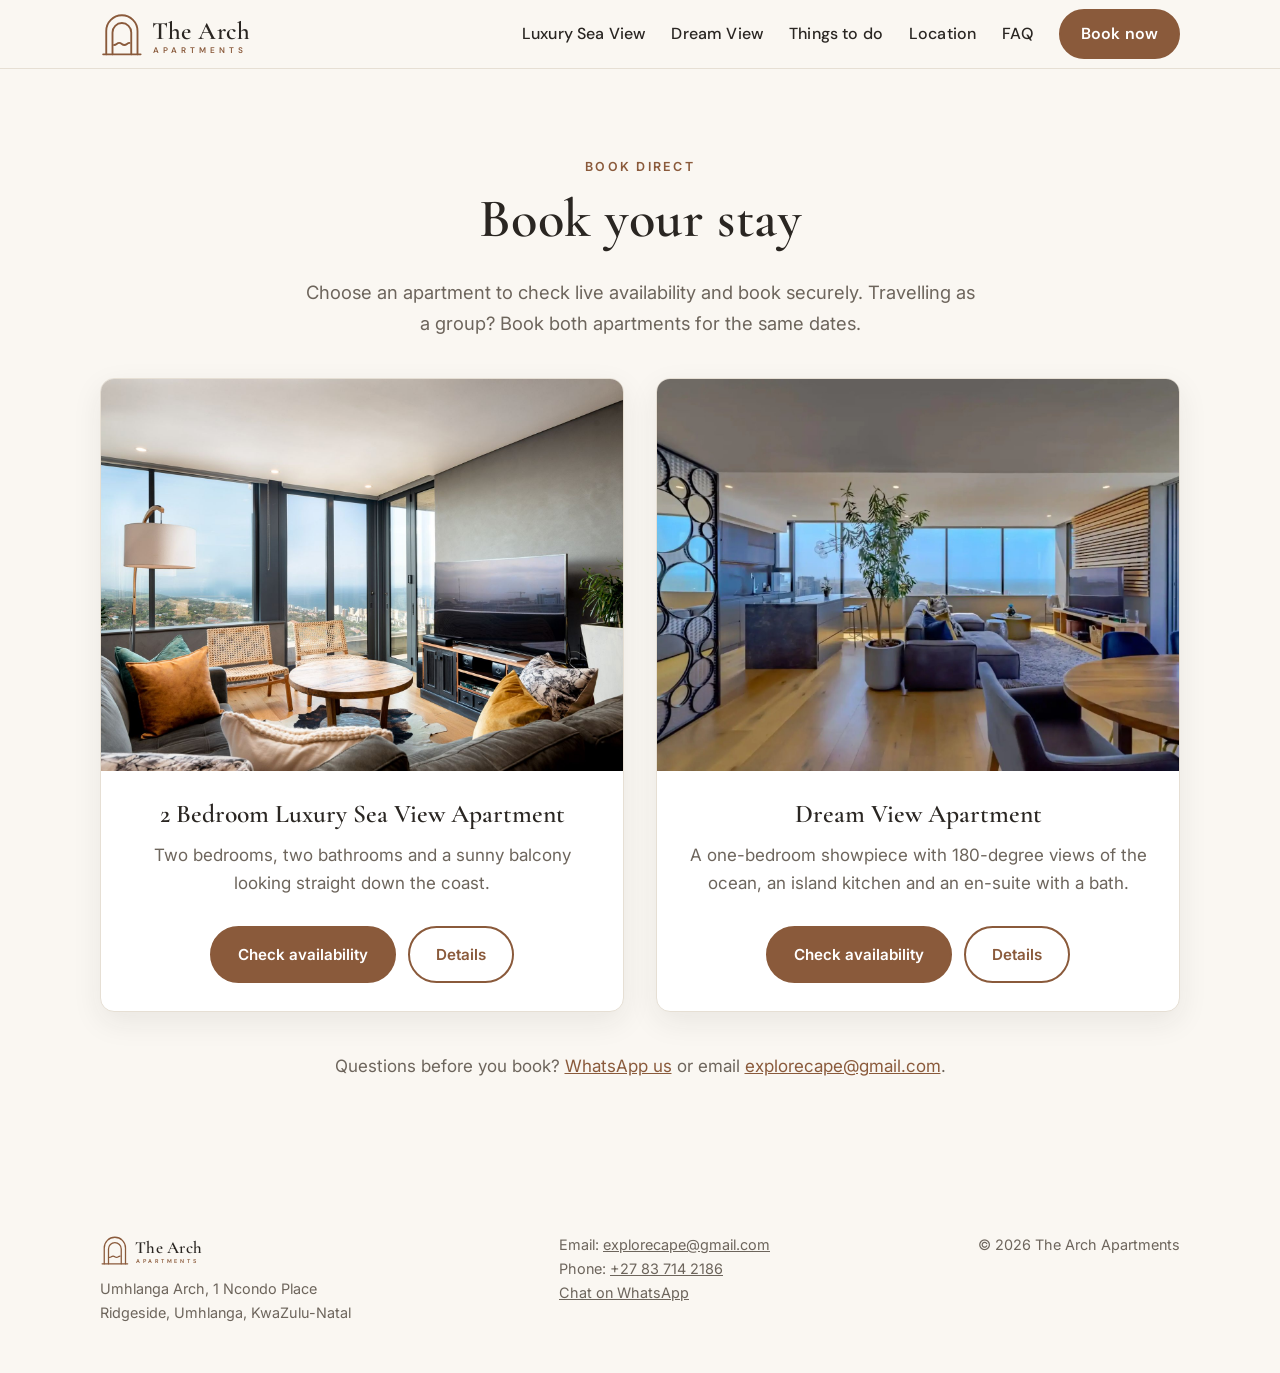
<file: book.html>
<!DOCTYPE html>
<html lang="en-ZA">
<head>
  <meta charset="utf-8">
  <meta name="viewport" content="width=device-width, initial-scale=1">
  <title>Book Direct | The Arch Apartments, Umhlanga</title>
  <meta name="description" content="Book the 2 Bedroom Luxury Sea View Apartment or the Dream View Apartment at Umhlanga Arch directly for the best rate, with no platform fees.">
  <link rel="canonical" href="https://kaylag98.github.io/Arch/book.html">
  <meta name="robots" content="index, follow">
  <meta name="theme-color" content="#8a5a3b">
  <meta property="og:type" content="website">
  <meta property="og:site_name" content="The Arch Apartments">
  <meta property="og:locale" content="en_ZA">
  <meta property="og:url" content="https://kaylag98.github.io/Arch/book.html">
  <meta property="og:title" content="Book Direct | The Arch Apartments, Umhlanga">
  <meta property="og:description" content="Book the 2 Bedroom Luxury Sea View Apartment or the Dream View Apartment at Umhlanga Arch directly for the best rate, with no platform fees.">
  <meta property="og:image" content="https://kaylag98.github.io/Arch/images/building/whalebone-pier.jpg">
  <meta name="twitter:card" content="summary_large_image">
  <meta name="twitter:title" content="Book Direct | The Arch Apartments, Umhlanga">
  <meta name="twitter:description" content="Book the 2 Bedroom Luxury Sea View Apartment or the Dream View Apartment at Umhlanga Arch directly for the best rate, with no platform fees.">
  <meta name="twitter:image" content="https://kaylag98.github.io/Arch/images/building/whalebone-pier.jpg">
  <link rel="preconnect" href="https://fonts.googleapis.com">
  <link rel="preconnect" href="https://fonts.gstatic.com" crossorigin>
  <link href="https://fonts.googleapis.com/css2?family=Cormorant+Garamond:wght@500;600&family=DM+Sans:wght@400;500;600&family=Inter:wght@400;600&display=swap" rel="stylesheet">
  <link rel="icon" href="images/brand/icon.svg" type="image/svg+xml">
  <link rel="apple-touch-icon" href="images/brand/icon.png">
  <link rel="stylesheet" href="css/style.css">
  <script type="application/ld+json">{"@context": "https://schema.org", "@type": "BreadcrumbList", "itemListElement": [{"@type": "ListItem", "position": 1, "name": "Home", "item": "https://kaylag98.github.io/Arch/"}, {"@type": "ListItem", "position": 2, "name": "Book", "item": "https://kaylag98.github.io/Arch/book.html"}]}</script>
</head>
<body>

<header class="site-header">
  <div class="container header-inner">
    <a class="brand" href="index.html"><svg class="logo" viewBox="0 0 300 64" role="img" aria-label="The Arch Apartments">  <g fill="none" stroke="var(--accent)" stroke-width="2.4" stroke-linecap="round" stroke-linejoin="round">    <path d="M8 58V28a20 20 0 0 1 40 0v30"/>    <path d="M16 58V30a12 12 0 0 1 24 0v28"/>    <path d="M18 46c3.3 0 3.3-2.6 6.6-2.6s3.3 2.6 6.6 2.6 3.3-2.6 6.6-2.6"/>    <path d="M4 58h48"/>  </g>  <text x="66" y="38" font-family="Cormorant Garamond, Georgia, serif" font-size="32" font-weight="600" fill="var(--ink)" letter-spacing="0.5">The Arch</text>  <text x="67.5" y="56" font-family="DM Sans, Helvetica Neue, Arial, sans-serif" font-size="10.5" font-weight="600" fill="var(--accent)" letter-spacing="5.2">APARTMENTS</text></svg></a>
    <button class="nav-toggle" aria-label="Menu" aria-expanded="false">☰</button>
    <nav class="site-nav">
      <a href="apartment-1.html">Luxury Sea View</a>
      <a href="apartment-2.html">Dream View</a>
      <a href="things-to-do.html">Things to do</a>
      <a href="index.html#location">Location</a>
      <a href="index.html#faq">FAQ</a>
      <a class="btn" href="book.html">Book now</a>
    </nav>
  </div>
</header>

<section class="section">
  <div class="container">
    <div class="center">
      <div class="eyebrow">Book direct</div>
      <h1 style="font-size:clamp(2.2rem,5vw,3.4rem)">Book your stay</h1>
      <p class="lead">Choose an apartment to check live availability and book securely. Travelling as a group? Book both apartments for the same dates.</p>
    </div>
    <div class="grid-2" style="margin-top:40px">
      <article class="card book-choice">
        <img class="card-media" src="images/apartment-1/cover.jpg" alt="2 Bedroom Luxury Sea View Apartment" loading="lazy">
        <div class="card-body">
          <h3 data-apt-name="apartment-1">2 Bedroom Luxury Sea View Apartment</h3>
          <p style="color:var(--muted)">Two bedrooms, two bathrooms and a sunny balcony looking straight down the coast.</p>
          <div data-embed="apartment-1" style="width:100%"></div>
          <div class="btn-row" style="justify-content:center">
            <a class="btn" data-book="apartment-1" href="#">Check availability</a>
            <a class="btn ghost" href="apartment-1.html">Details</a>
          </div>
        </div>
      </article>
      <article class="card book-choice">
        <img class="card-media" src="images/apartment-2/cover.jpg" alt="Dream View Apartment" loading="lazy">
        <div class="card-body">
          <h3 data-apt-name="apartment-2">Dream View Apartment</h3>
          <p style="color:var(--muted)">A one-bedroom showpiece with 180-degree views of the ocean, an island kitchen and an en-suite with a bath.</p>
          <div data-embed="apartment-2" style="width:100%"></div>
          <div class="btn-row" style="justify-content:center">
            <a class="btn" data-book="apartment-2" href="#">Check availability</a>
            <a class="btn ghost" href="apartment-2.html">Details</a>
          </div>
        </div>
      </article>
    </div>
    <p class="center" style="margin-top:40px;color:var(--muted)">Questions before you book? <a data-whatsapp href="https://wa.me/27837142186">WhatsApp us</a> or email <a data-email href="mailto:explorecape@gmail.com">explorecape@gmail.com</a>.</p>
  </div>
</section>

<footer class="site-footer">
  <div class="container footer-inner">
    <div><span class="footer-logo"><svg class="logo" viewBox="0 0 300 64" role="img" aria-label="The Arch Apartments">  <g fill="none" stroke="var(--accent)" stroke-width="2.4" stroke-linecap="round" stroke-linejoin="round">    <path d="M8 58V28a20 20 0 0 1 40 0v30"/>    <path d="M16 58V30a12 12 0 0 1 24 0v28"/>    <path d="M18 46c3.3 0 3.3-2.6 6.6-2.6s3.3 2.6 6.6 2.6 3.3-2.6 6.6-2.6"/>    <path d="M4 58h48"/>  </g>  <text x="66" y="38" font-family="Cormorant Garamond, Georgia, serif" font-size="32" font-weight="600" fill="var(--ink)" letter-spacing="0.5">The Arch</text>  <text x="67.5" y="56" font-family="DM Sans, Helvetica Neue, Arial, sans-serif" font-size="10.5" font-weight="600" fill="var(--accent)" letter-spacing="5.2">APARTMENTS</text></svg></span>Umhlanga Arch, 1 Ncondo Place<br>Ridgeside, Umhlanga, KwaZulu-Natal</div>
    <div>
      Email: <a data-email href="mailto:explorecape@gmail.com">explorecape@gmail.com</a><br>
      <span data-phone-wrap>Phone: <a data-phone href="tel:+27837142186">+27 83 714 2186</a></span><br>
      <span data-whatsapp-wrap><a data-whatsapp href="https://wa.me/27837142186">Chat on WhatsApp</a></span>
    </div>
    <div>© <span id="year"></span> The Arch Apartments</div>
  </div>
</footer>

<div class="lightbox" hidden>
  <button class="lightbox-close" aria-label="Close">×</button>
  <button class="lightbox-prev" aria-label="Previous photo">‹</button>
  <img alt="">
  <button class="lightbox-next" aria-label="Next photo">›</button>
</div>

<script src="js/config.js"></script>
<script src="js/main.js"></script>
</body>
</html>
</file>
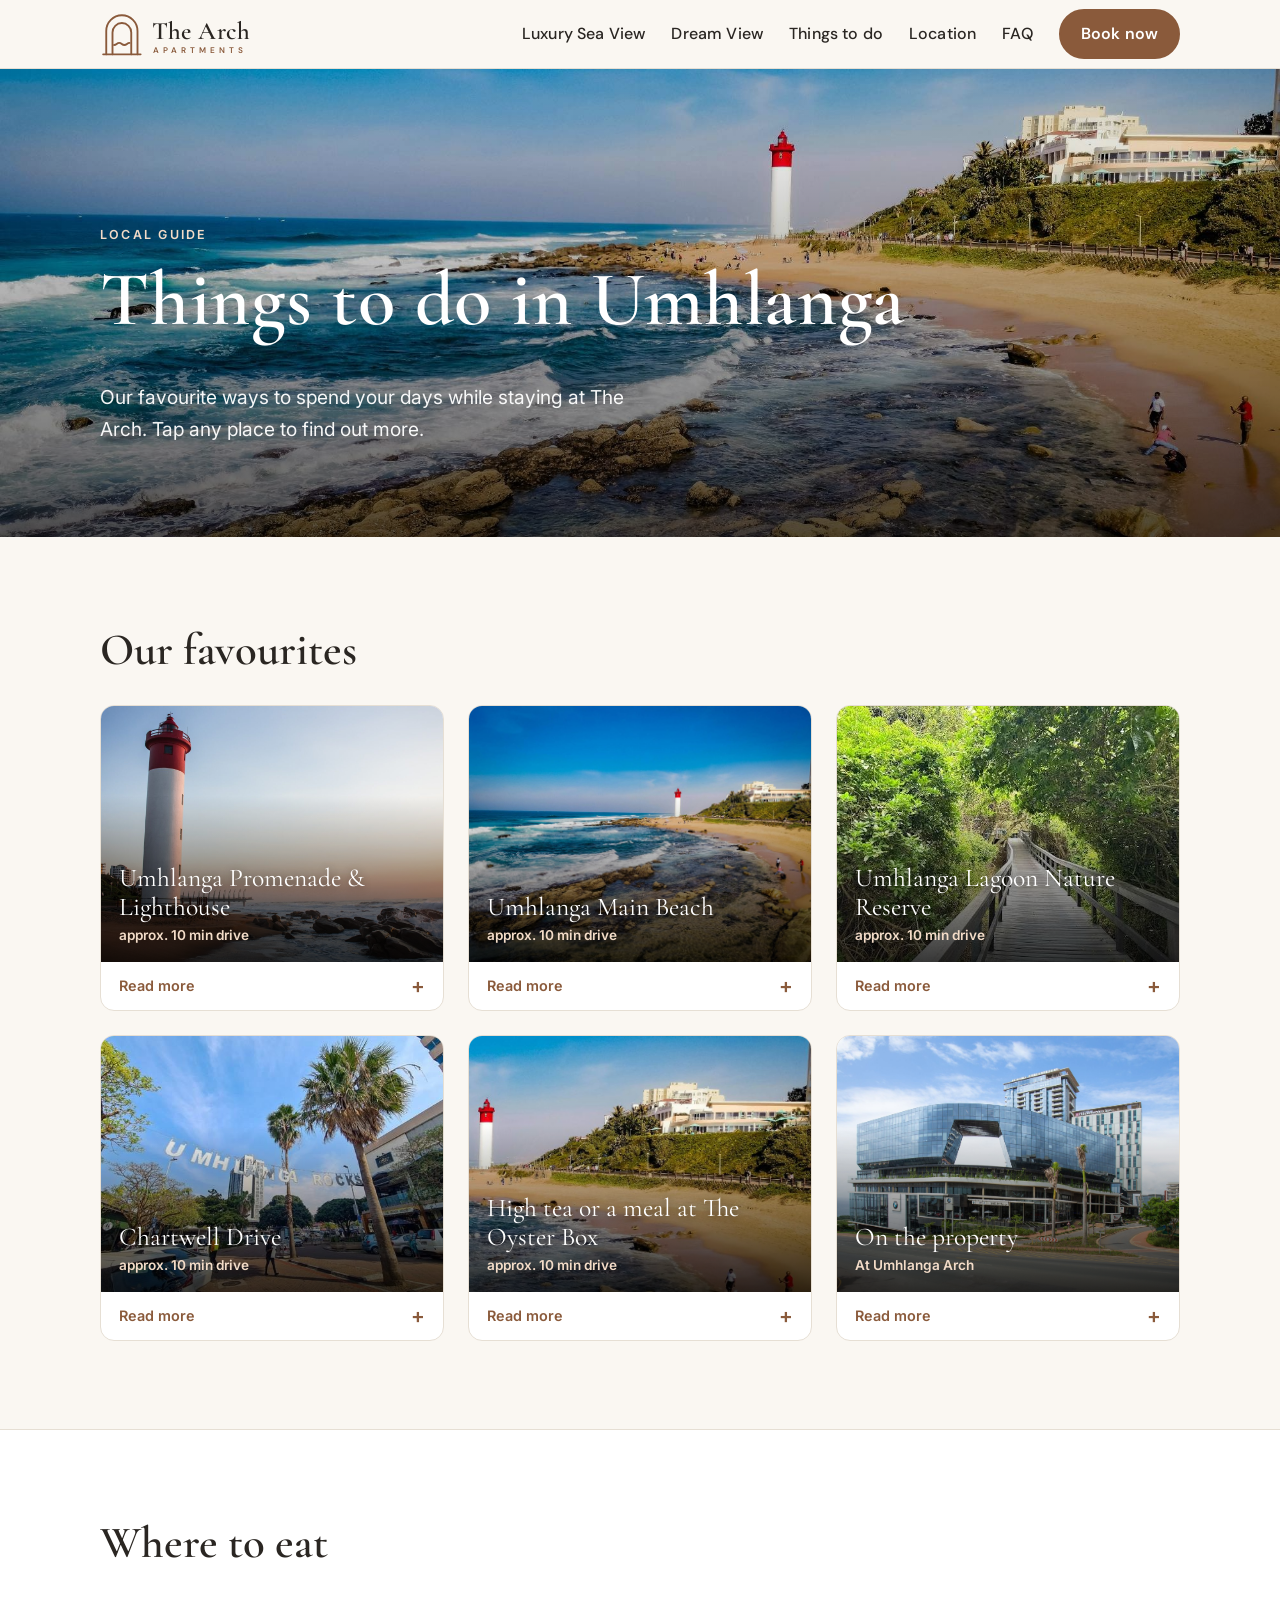
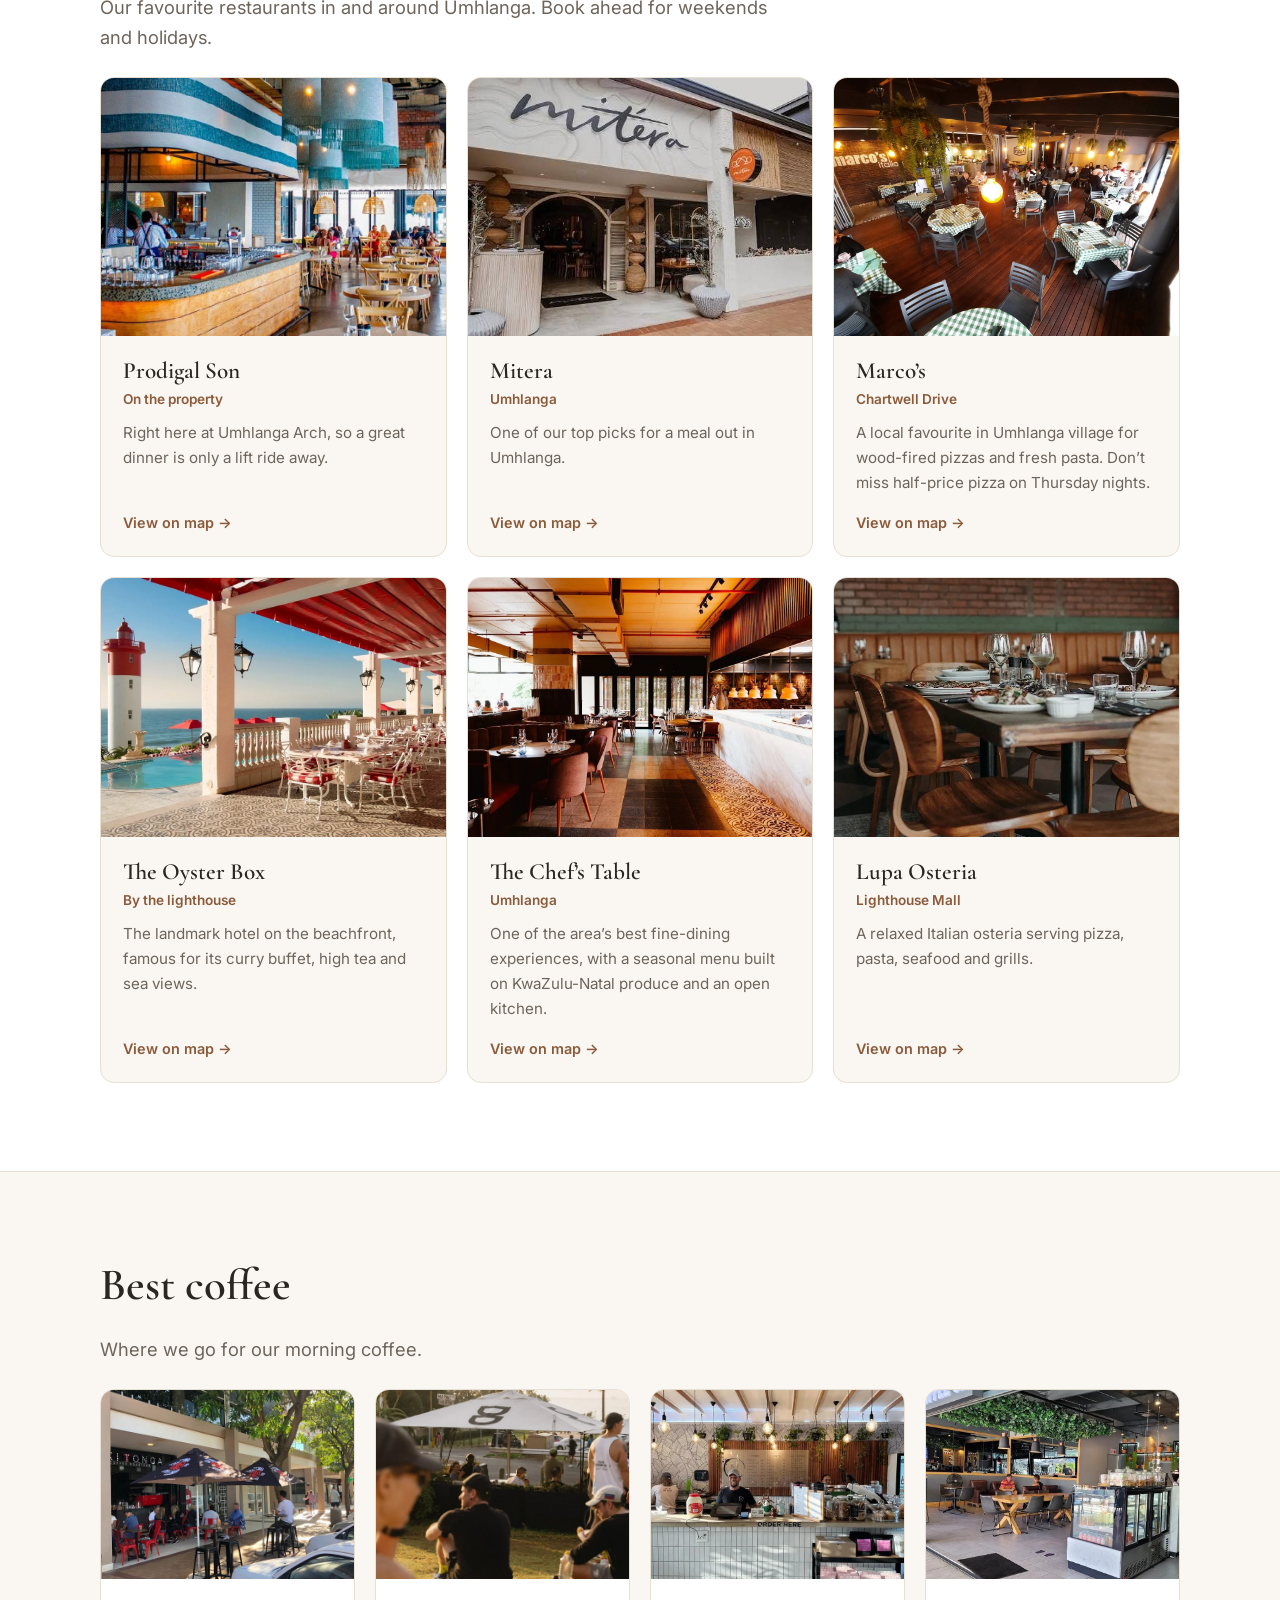
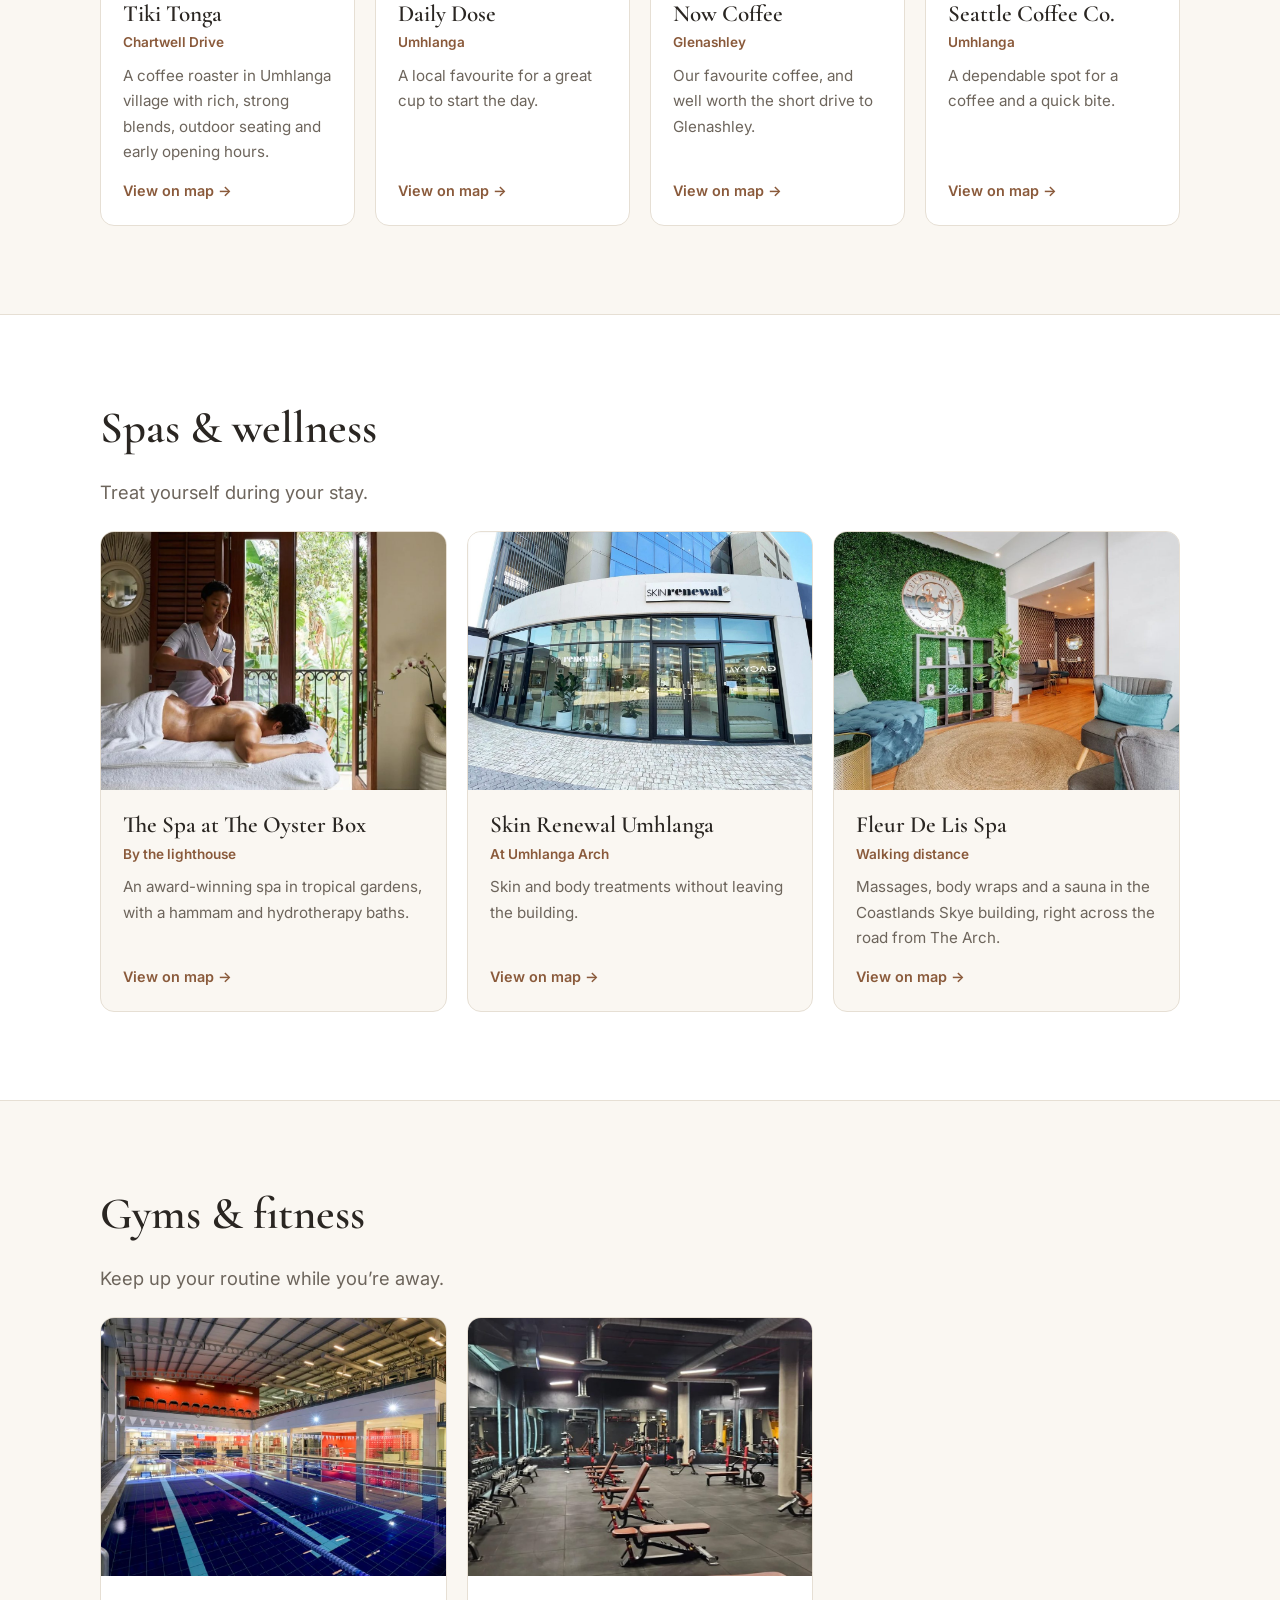
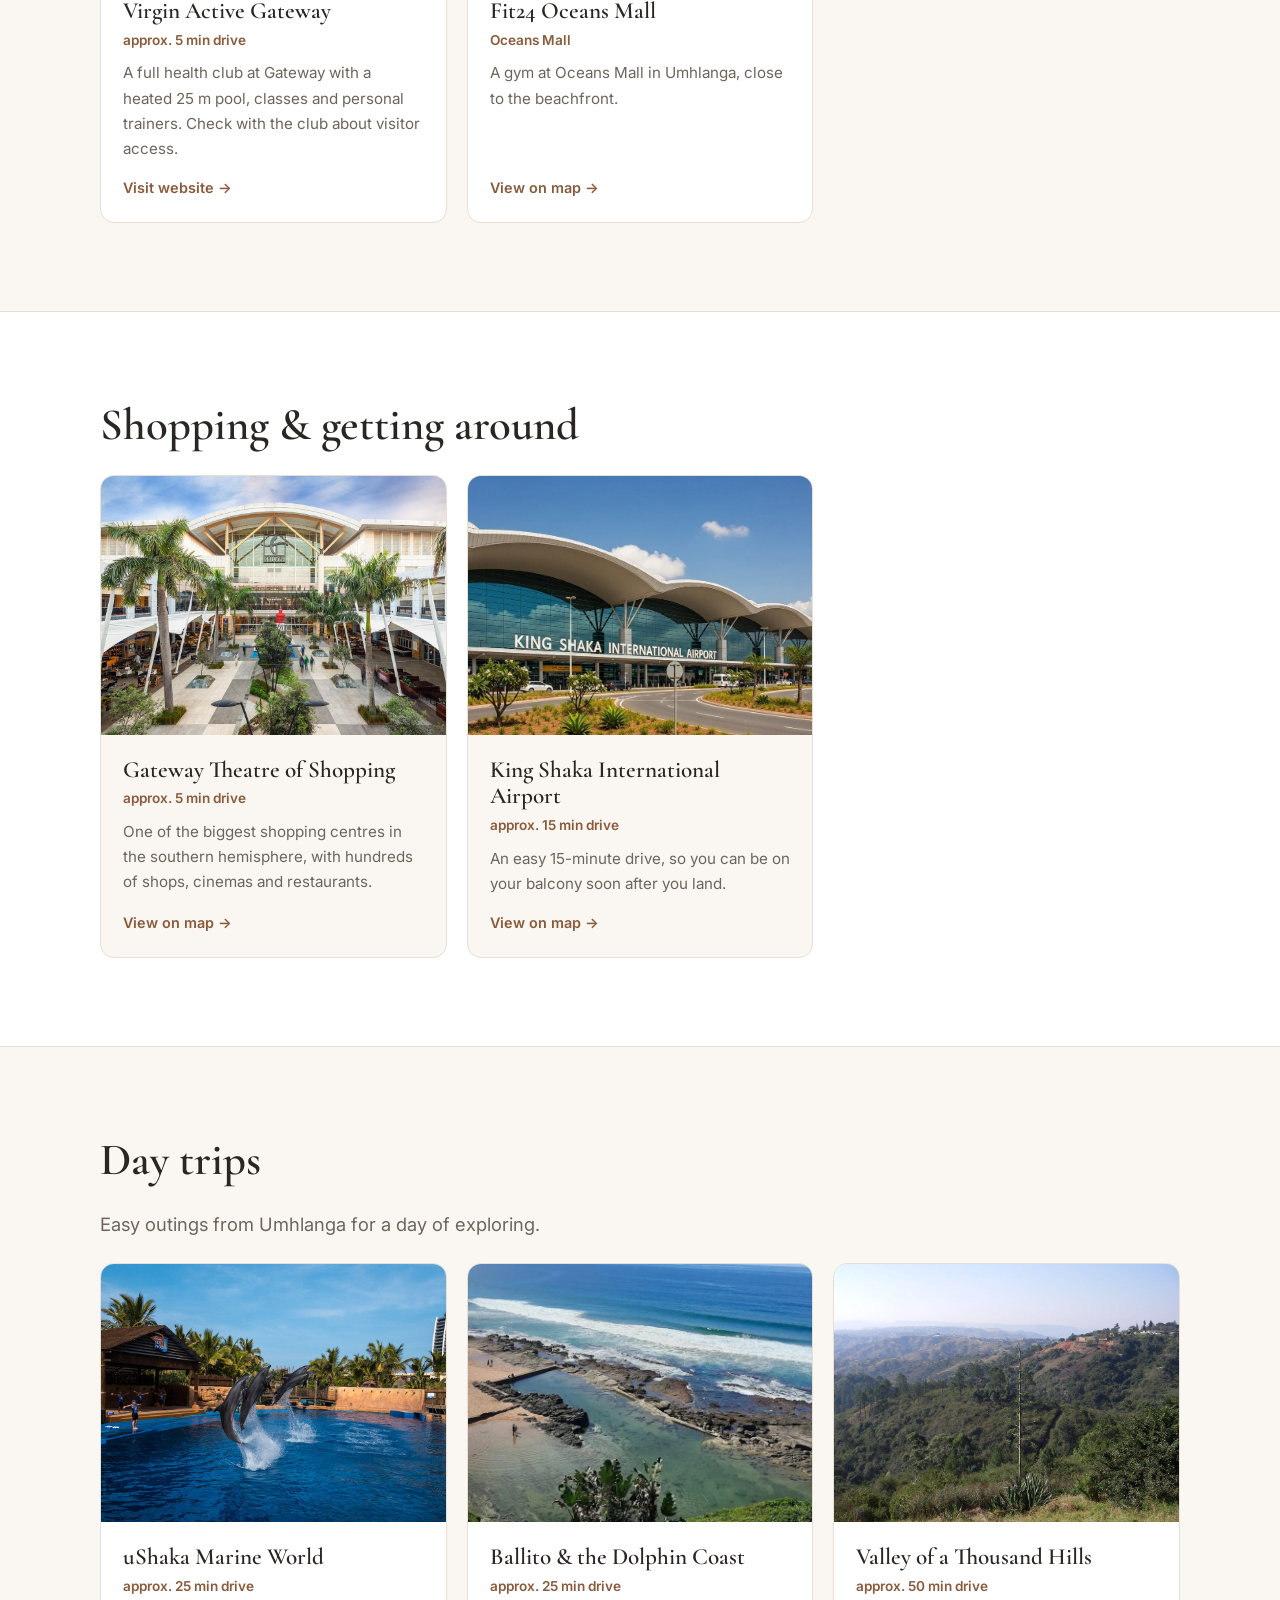
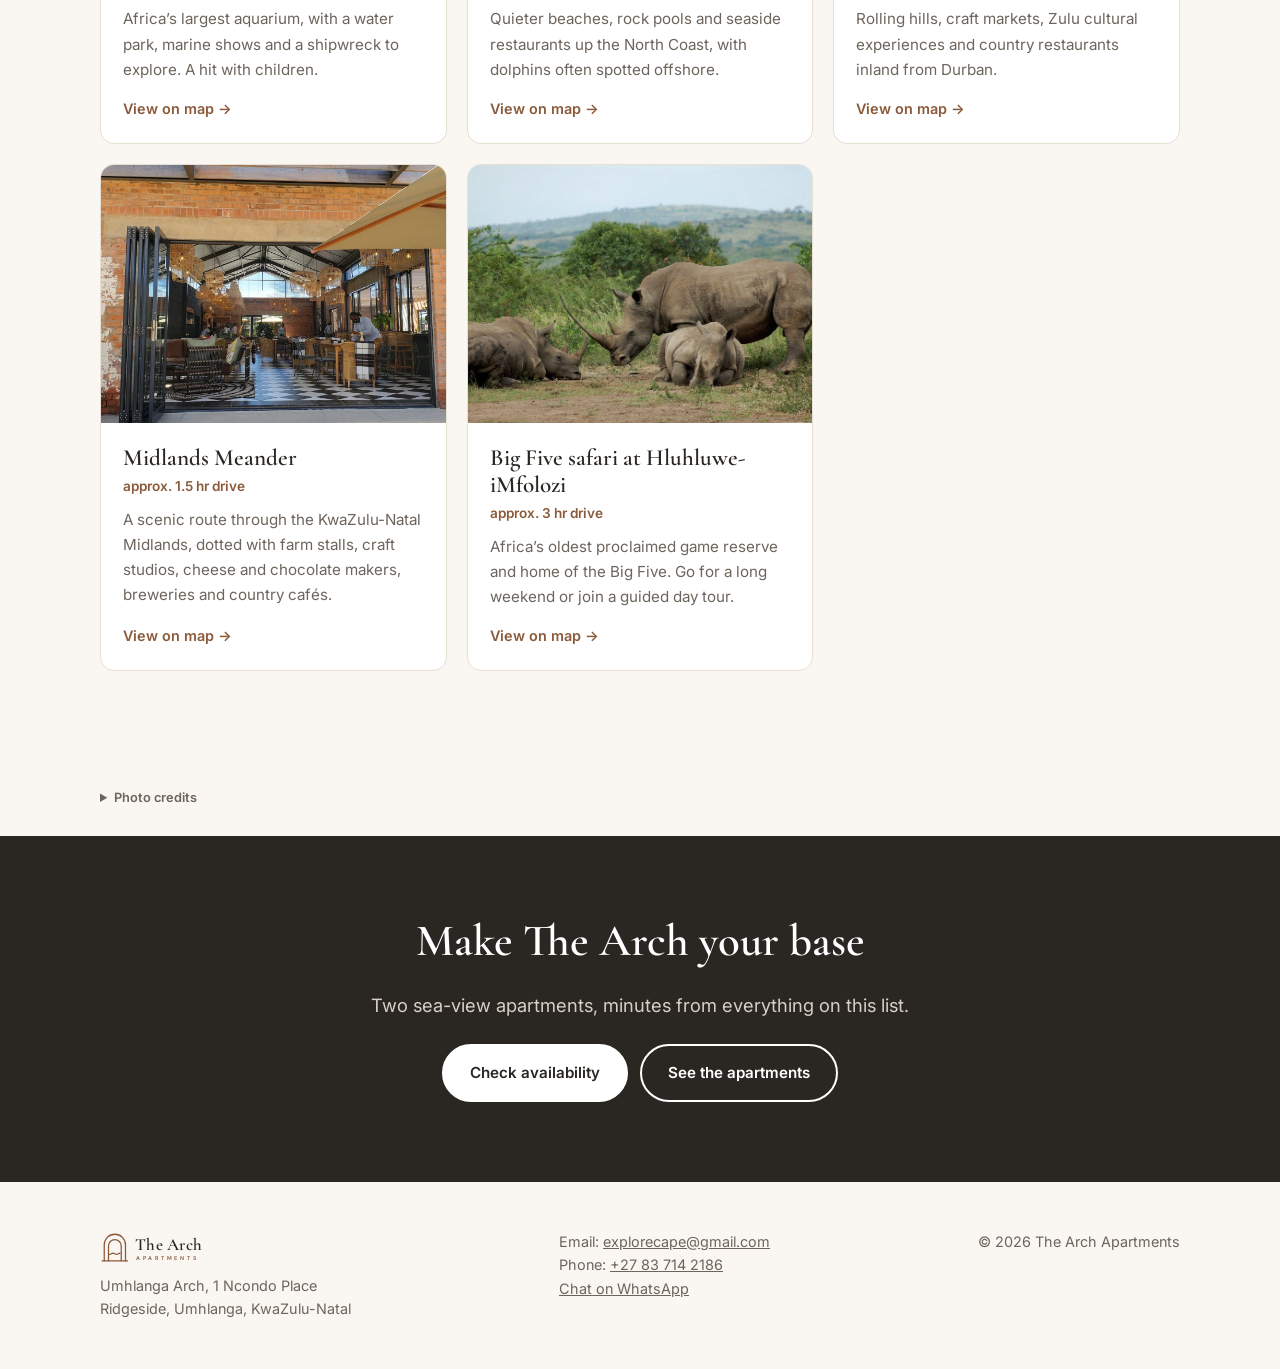
<file: things-to-do.html>
<!DOCTYPE html>
<html lang="en-ZA">
<head>
  <meta charset="utf-8">
  <meta name="viewport" content="width=device-width, initial-scale=1">
  <title>Things to Do in Umhlanga: Local Guide | The Arch Apartments</title>
  <meta name="description" content="Our local guide to Umhlanga: beaches, the best restaurants and coffee, spas, gyms, shopping and day trips from The Arch Apartments in Umhlanga Ridge.">
  <link rel="canonical" href="https://kaylag98.github.io/Arch/things-to-do.html">
  <meta name="robots" content="index, follow">
  <meta name="theme-color" content="#8a5a3b">
  <meta property="og:type" content="website">
  <meta property="og:site_name" content="The Arch Apartments">
  <meta property="og:locale" content="en_ZA">
  <meta property="og:url" content="https://kaylag98.github.io/Arch/things-to-do.html">
  <meta property="og:title" content="Things to Do in Umhlanga: Local Guide | The Arch Apartments">
  <meta property="og:description" content="Our local guide to Umhlanga: beaches, the best restaurants and coffee, spas, gyms, shopping and day trips from The Arch Apartments in Umhlanga Ridge.">
  <meta property="og:image" content="https://kaylag98.github.io/Arch/images/building/hero-beach.jpg">
  <meta name="twitter:card" content="summary_large_image">
  <meta name="twitter:title" content="Things to Do in Umhlanga: Local Guide | The Arch Apartments">
  <meta name="twitter:description" content="Our local guide to Umhlanga: beaches, the best restaurants and coffee, spas, gyms, shopping and day trips from The Arch Apartments in Umhlanga Ridge.">
  <meta name="twitter:image" content="https://kaylag98.github.io/Arch/images/building/hero-beach.jpg">
  <link rel="preconnect" href="https://fonts.googleapis.com">
  <link rel="preconnect" href="https://fonts.gstatic.com" crossorigin>
  <link href="https://fonts.googleapis.com/css2?family=Cormorant+Garamond:wght@500;600&family=DM+Sans:wght@400;500;600&family=Inter:wght@400;600&display=swap" rel="stylesheet">
  <link rel="icon" href="images/brand/icon.svg" type="image/svg+xml">
  <link rel="apple-touch-icon" href="images/brand/icon.png">
  <link rel="stylesheet" href="css/style.css">
  <script type="application/ld+json">{"@context": "https://schema.org", "@type": "BreadcrumbList", "itemListElement": [{"@type": "ListItem", "position": 1, "name": "Home", "item": "https://kaylag98.github.io/Arch/"}, {"@type": "ListItem", "position": 2, "name": "Things to do in Umhlanga", "item": "https://kaylag98.github.io/Arch/things-to-do.html"}]}</script>
</head>
<body>

<header class="site-header">
  <div class="container header-inner">
    <a class="brand" href="index.html"><svg class="logo" viewBox="0 0 300 64" role="img" aria-label="The Arch Apartments">  <g fill="none" stroke="var(--accent)" stroke-width="2.4" stroke-linecap="round" stroke-linejoin="round">    <path d="M8 58V28a20 20 0 0 1 40 0v30"/>    <path d="M16 58V30a12 12 0 0 1 24 0v28"/>    <path d="M18 46c3.3 0 3.3-2.6 6.6-2.6s3.3 2.6 6.6 2.6 3.3-2.6 6.6-2.6"/>    <path d="M4 58h48"/>  </g>  <text x="66" y="38" font-family="Cormorant Garamond, Georgia, serif" font-size="32" font-weight="600" fill="var(--ink)" letter-spacing="0.5">The Arch</text>  <text x="67.5" y="56" font-family="DM Sans, Helvetica Neue, Arial, sans-serif" font-size="10.5" font-weight="600" fill="var(--accent)" letter-spacing="5.2">APARTMENTS</text></svg></a>
    <button class="nav-toggle" aria-label="Menu" aria-expanded="false">☰</button>
    <nav class="site-nav">
      <a href="apartment-1.html">Luxury Sea View</a>
      <a href="apartment-2.html">Dream View</a>
      <a href="things-to-do.html">Things to do</a>
      <a href="index.html#location">Location</a>
      <a href="index.html#faq">FAQ</a>
      <a class="btn" href="book.html">Book now</a>
    </nav>
  </div>
</header>

<section class="hero hero-short">
  <img class="hero-media" src="images/building/hero-beach.jpg" alt="Umhlanga beach and lighthouse on a sunny day" loading="lazy">
  <div class="container hero-content">
    <div class="eyebrow">Local guide</div>
    <h1>Things to do in Umhlanga</h1>
    <p>Our favourite ways to spend your days while staying at The Arch. Tap any place to find out more.</p>
  </div>
</section>

<section class="section">
  <div class="container">
    <h2>Our favourites</h2>
    <div class="place-grid">
      <details class="place">
        <summary>
          <span class="place-media"><img src="images/guide/promenade-lighthouse.jpg" alt="Umhlanga Promenade &amp; Lighthouse" loading="lazy"><span class="place-label"><span class="place-title">Umhlanga Promenade &amp; Lighthouse</span><span class="place-time">approx. 10 min drive</span></span></span>
          <span class="place-more">Read more</span>
        </summary>
        <p>Walk or jog the paved promenade that runs along the beachfront past the famous red-and-white Umhlanga Lighthouse. It’s at its best at sunrise, when the sun comes up straight out of the ocean, and the promenade leads you past cafés, rock pools and the pier.</p>
      </details>
      <details class="place">
        <summary>
          <span class="place-media"><img src="images/guide/umhlanga-beach.jpg" alt="Umhlanga Main Beach" loading="lazy"><span class="place-label"><span class="place-title">Umhlanga Main Beach</span><span class="place-time">approx. 10 min drive</span></span></span>
          <span class="place-more">Read more</span>
        </summary>
        <p>Golden sand and warm water most of the year, with lifeguards on duty and shark nets protecting the main bathing areas. Explore the rock pools at low tide, and always swim between the flags.</p>
      </details>
      <details class="place">
        <summary>
          <span class="place-media"><img src="images/guide/lagoon-reserve.jpg" alt="Umhlanga Lagoon Nature Reserve" loading="lazy"><span class="place-label"><span class="place-title">Umhlanga Lagoon Nature Reserve</span><span class="place-time">approx. 10 min drive</span></span></span>
          <span class="place-more">Read more</span>
        </summary>
        <p>A shady boardwalk winds through coastal dune forest to the lagoon mouth and a quiet stretch of beach. Look out for birds, monkeys and the odd duiker along the way.</p>
      </details>
      <details class="place">
        <summary>
          <span class="place-media"><img src="images/guide/chartwell-drive.jpg" alt="Chartwell Drive" loading="lazy"><span class="place-label"><span class="place-title">Chartwell Drive</span><span class="place-time">approx. 10 min drive</span></span></span>
          <span class="place-more">Read more</span>
        </summary>
        <p>The heart of Umhlanga village and home to some of the best restaurants and nightlife on the coast, from relaxed breakfast spots and coffee shops to cocktail bars and fine dining.</p>
      </details>
      <details class="place">
        <summary>
          <span class="place-media"><img src="images/guide/oyster-box.jpg" alt="High tea or a meal at The Oyster Box" loading="lazy"><span class="place-label"><span class="place-title">High tea or a meal at The Oyster Box</span><span class="place-time">approx. 10 min drive</span></span></span>
          <span class="place-more">Read more</span>
        </summary>
        <p>This landmark hotel overlooking the lighthouse is famous for its afternoon high tea and its curry buffet, a true Durban institution. Book ahead for a table with a sea view.</p>
      </details>
      <details class="place">
        <summary>
          <span class="place-media"><img src="images/building/arch-exterior.jpg" alt="On the property" loading="lazy"><span class="place-label"><span class="place-title">On the property</span><span class="place-time">At Umhlanga Arch</span></span></span>
          <span class="place-more">Read more</span>
        </summary>
        <p>Dress up for a night out at The Baron or enjoy a meal at Prodigal Son, browse the high-end shops, or book a treatment at the aesthetic clinic, all without leaving Umhlanga Arch.</p>
      </details>
    </div>
  </div>
</section>


<section class="section alt">
  <div class="container">
    <h2>Where to eat</h2>
    <p class="lead">Our favourite restaurants in and around Umhlanga. Book ahead for weekends and holidays.</p>
    <div class="tip-grid" style="--cols:3">
      <article class="tip"><img class="tip-img" src="images/guide/prodigal-son.jpg" alt="Prodigal Son" loading="lazy"><div class="tip-body"><h3>Prodigal Son</h3><div class="tip-meta">On the property</div><p>Right here at Umhlanga Arch, so a great dinner is only a lift ride away.</p><a href="https://www.google.com/maps/search/?api=1&amp;query=Prodigal+Son+Umhlanga+Arch" target="_blank" rel="noopener">View on map →</a></div></article>
      <article class="tip"><img class="tip-img" src="images/guide/mitera.jpg" alt="Mitera" loading="lazy"><div class="tip-body"><h3>Mitera</h3><div class="tip-meta">Umhlanga</div><p>One of our top picks for a meal out in Umhlanga.</p><a href="https://www.google.com/maps/search/?api=1&amp;query=Mitera+Umhlanga" target="_blank" rel="noopener">View on map →</a></div></article>
      <article class="tip"><img class="tip-img" src="images/guide/marcos.jpg" alt="Marco’s" loading="lazy"><div class="tip-body"><h3>Marco’s</h3><div class="tip-meta">Chartwell Drive</div><p>A local favourite in Umhlanga village for wood-fired pizzas and fresh pasta. Don’t miss half-price pizza on Thursday nights.</p><a href="https://www.google.com/maps/search/?api=1&amp;query=Marcos+Italian+Umhlanga" target="_blank" rel="noopener">View on map →</a></div></article>
      <article class="tip"><img class="tip-img" src="images/guide/the-oyster-box.jpg" alt="The Oyster Box" loading="lazy"><div class="tip-body"><h3>The Oyster Box</h3><div class="tip-meta">By the lighthouse</div><p>The landmark hotel on the beachfront, famous for its curry buffet, high tea and sea views.</p><a href="https://www.google.com/maps/search/?api=1&amp;query=The+Oyster+Box+Umhlanga" target="_blank" rel="noopener">View on map →</a></div></article>
      <article class="tip"><img class="tip-img" src="images/guide/the-chefs-table.jpg" alt="The Chef’s Table" loading="lazy"><div class="tip-body"><h3>The Chef’s Table</h3><div class="tip-meta">Umhlanga</div><p>One of the area’s best fine-dining experiences, with a seasonal menu built on KwaZulu-Natal produce and an open kitchen.</p><a href="https://www.google.com/maps/search/?api=1&amp;query=The+Chefs+Table+Umhlanga" target="_blank" rel="noopener">View on map →</a></div></article>
      <article class="tip"><img class="tip-img" src="images/guide/lupa-osteria.jpg" alt="Lupa Osteria" loading="lazy"><div class="tip-body"><h3>Lupa Osteria</h3><div class="tip-meta">Lighthouse Mall</div><p>A relaxed Italian osteria serving pizza, pasta, seafood and grills.</p><a href="https://www.google.com/maps/search/?api=1&amp;query=Lupa+Osteria+Umhlanga" target="_blank" rel="noopener">View on map →</a></div></article>
    </div>
  </div>
</section>

<section class="section">
  <div class="container">
    <h2>Best coffee</h2>
    <p class="lead">Where we go for our morning coffee.</p>
    <div class="tip-grid" style="--cols:4">
      <article class="tip"><img class="tip-img" src="images/guide/tiki-tonga.jpg" alt="Tiki Tonga" loading="lazy"><div class="tip-body"><h3>Tiki Tonga</h3><div class="tip-meta">Chartwell Drive</div><p>A coffee roaster in Umhlanga village with rich, strong blends, outdoor seating and early opening hours.</p><a href="https://www.google.com/maps/search/?api=1&amp;query=Tiki+Tonga+Coffee+Umhlanga" target="_blank" rel="noopener">View on map →</a></div></article>
      <article class="tip"><img class="tip-img" src="images/guide/daily-dose.jpg" alt="Daily Dose" loading="lazy"><div class="tip-body"><h3>Daily Dose</h3><div class="tip-meta">Umhlanga</div><p>A local favourite for a great cup to start the day.</p><a href="https://www.google.com/maps/search/?api=1&amp;query=Daily+Dose+Coffee+Umhlanga" target="_blank" rel="noopener">View on map →</a></div></article>
      <article class="tip"><img class="tip-img" src="images/guide/now-coffee.jpg" alt="Now Coffee" loading="lazy"><div class="tip-body"><h3>Now Coffee</h3><div class="tip-meta">Glenashley</div><p>Our favourite coffee, and well worth the short drive to Glenashley.</p><a href="https://www.google.com/maps/search/?api=1&amp;query=Now+Coffee+Glenashley" target="_blank" rel="noopener">View on map →</a></div></article>
      <article class="tip"><img class="tip-img" src="images/guide/seattle-coffee-co.jpg" alt="Seattle Coffee Co." loading="lazy"><div class="tip-body"><h3>Seattle Coffee Co.</h3><div class="tip-meta">Umhlanga</div><p>A dependable spot for a coffee and a quick bite.</p><a href="https://www.google.com/maps/search/?api=1&amp;query=Seattle+Coffee+Umhlanga" target="_blank" rel="noopener">View on map →</a></div></article>
    </div>
  </div>
</section>

<section class="section alt">
  <div class="container">
    <h2>Spas &amp; wellness</h2>
    <p class="lead">Treat yourself during your stay.</p>
    <div class="tip-grid" style="--cols:3">
      <article class="tip"><img class="tip-img" src="images/guide/the-spa-at-the-oyster-box.jpg" alt="The Spa at The Oyster Box" loading="lazy"><div class="tip-body"><h3>The Spa at The Oyster Box</h3><div class="tip-meta">By the lighthouse</div><p>An award-winning spa in tropical gardens, with a hammam and hydrotherapy baths.</p><a href="https://www.google.com/maps/search/?api=1&amp;query=Oyster+Box+Spa+Umhlanga" target="_blank" rel="noopener">View on map →</a></div></article>
      <article class="tip"><img class="tip-img" src="images/guide/skin-renewal-umhlanga.jpg" alt="Skin Renewal Umhlanga" loading="lazy"><div class="tip-body"><h3>Skin Renewal Umhlanga</h3><div class="tip-meta">At Umhlanga Arch</div><p>Skin and body treatments without leaving the building.</p><a href="https://www.google.com/maps/search/?api=1&amp;query=Skin+Renewal+Umhlanga+Arch" target="_blank" rel="noopener">View on map →</a></div></article>
      <article class="tip"><img class="tip-img" src="images/guide/fleur-de-lis-spa.jpg" alt="Fleur De Lis Spa" loading="lazy"><div class="tip-body"><h3>Fleur De Lis Spa</h3><div class="tip-meta">Walking distance</div><p>Massages, body wraps and a sauna in the Coastlands Skye building, right across the road from The Arch.</p><a href="https://www.google.com/maps/search/?api=1&amp;query=Fleur+De+Lis+Spa+Coastlands+Skye+Umhlanga" target="_blank" rel="noopener">View on map →</a></div></article>
    </div>
  </div>
</section>

<section class="section">
  <div class="container">
    <h2>Gyms &amp; fitness</h2>
    <p class="lead">Keep up your routine while you’re away.</p>
    <div class="tip-grid" style="--cols:3">
      <article class="tip"><img class="tip-img" src="images/guide/virgin-active-gateway.jpg" alt="Virgin Active Gateway" loading="lazy"><div class="tip-body"><h3>Virgin Active Gateway</h3><div class="tip-meta">approx. 5 min drive</div><p>A full health club at Gateway with a heated 25 m pool, classes and personal trainers. Check with the club about visitor access.</p><a href="https://www.virginactive.co.za/gyms/gateway" target="_blank" rel="noopener">Visit website →</a></div></article>
      <article class="tip"><img class="tip-img" src="images/guide/fit24-oceans-mall.jpg" alt="Fit24 Oceans Mall" loading="lazy"><div class="tip-body"><h3>Fit24 Oceans Mall</h3><div class="tip-meta">Oceans Mall</div><p>A gym at Oceans Mall in Umhlanga, close to the beachfront.</p><a href="https://www.google.com/maps/search/?api=1&amp;query=Fit24+Oceans+Mall+Umhlanga" target="_blank" rel="noopener">View on map →</a></div></article>
    </div>
  </div>
</section>

<section class="section alt">
  <div class="container">
    <h2>Shopping &amp; getting around</h2>
    
    <div class="tip-grid" style="--cols:3">
      <article class="tip"><img class="tip-img" src="images/guide/gateway-theatre-of-shopping.jpg" alt="Gateway Theatre of Shopping" loading="lazy"><div class="tip-body"><h3>Gateway Theatre of Shopping</h3><div class="tip-meta">approx. 5 min drive</div><p>One of the biggest shopping centres in the southern hemisphere, with hundreds of shops, cinemas and restaurants.</p><a href="https://www.google.com/maps/search/?api=1&amp;query=Gateway+Theatre+of+Shopping" target="_blank" rel="noopener">View on map →</a></div></article>
      <article class="tip"><img class="tip-img" src="images/guide/king-shaka-international-airport.jpg" alt="King Shaka International Airport" loading="lazy"><div class="tip-body"><h3>King Shaka International Airport</h3><div class="tip-meta">approx. 15 min drive</div><p>An easy 15-minute drive, so you can be on your balcony soon after you land.</p><a href="https://www.google.com/maps/search/?api=1&amp;query=King+Shaka+International+Airport" target="_blank" rel="noopener">View on map →</a></div></article>
    </div>
  </div>
</section>

<section class="section">
  <div class="container">
    <h2>Day trips</h2>
    <p class="lead">Easy outings from Umhlanga for a day of exploring.</p>
    <div class="tip-grid" style="--cols:3">
      <article class="tip"><img class="tip-img" src="images/guide/ushaka-marine-world.jpg" alt="uShaka Marine World" loading="lazy"><div class="tip-body"><h3>uShaka Marine World</h3><div class="tip-meta">approx. 25 min drive</div><p>Africa’s largest aquarium, with a water park, marine shows and a shipwreck to explore. A hit with children.</p><a href="https://www.google.com/maps/search/?api=1&amp;query=uShaka+Marine+World" target="_blank" rel="noopener">View on map →</a></div></article>
      <article class="tip"><img class="tip-img" src="images/guide/ballito-and-the-dolphin-coast.jpg" alt="Ballito &amp; the Dolphin Coast" loading="lazy"><div class="tip-body"><h3>Ballito &amp; the Dolphin Coast</h3><div class="tip-meta">approx. 25 min drive</div><p>Quieter beaches, rock pools and seaside restaurants up the North Coast, with dolphins often spotted offshore.</p><a href="https://www.google.com/maps/search/?api=1&amp;query=Ballito" target="_blank" rel="noopener">View on map →</a></div></article>
      <article class="tip"><img class="tip-img" src="images/guide/valley-of-a-thousand-hills.jpg" alt="Valley of a Thousand Hills" loading="lazy"><div class="tip-body"><h3>Valley of a Thousand Hills</h3><div class="tip-meta">approx. 50 min drive</div><p>Rolling hills, craft markets, Zulu cultural experiences and country restaurants inland from Durban.</p><a href="https://www.google.com/maps/search/?api=1&amp;query=Valley+of+a+Thousand+Hills" target="_blank" rel="noopener">View on map →</a></div></article>
      <article class="tip"><img class="tip-img" src="images/guide/midlands-meander.jpg" alt="Midlands Meander" loading="lazy"><div class="tip-body"><h3>Midlands Meander</h3><div class="tip-meta">approx. 1.5 hr drive</div><p>A scenic route through the KwaZulu-Natal Midlands, dotted with farm stalls, craft studios, cheese and chocolate makers, breweries and country cafés.</p><a href="https://www.google.com/maps/search/?api=1&amp;query=Midlands+Meander" target="_blank" rel="noopener">View on map →</a></div></article>
      <article class="tip"><img class="tip-img" src="images/guide/big-five-safari-at-hluhluwe-imfolozi.jpg" alt="Big Five safari at Hluhluwe-iMfolozi" loading="lazy"><div class="tip-body"><h3>Big Five safari at Hluhluwe-iMfolozi</h3><div class="tip-meta">approx. 3 hr drive</div><p>Africa’s oldest proclaimed game reserve and home of the Big Five. Go for a long weekend or join a guided day tour.</p><a href="https://www.google.com/maps/search/?api=1&amp;query=Hluhluwe-iMfolozi+Park" target="_blank" rel="noopener">View on map →</a></div></article>
    </div>
  </div>
</section>


<section class="credits">
  <div class="container">
    <details><summary>Photo credits</summary><ul><li>uShaka Marine World, Durban, KwaZulu Natal, South Africa by South African Tourism, <a href="https://www.flickr.com/photos/25779097@N08/19890938954" target="_blank" rel="noopener">source</a>, <a href="https://creativecommons.org/licenses/by/2.0/" target="_blank" rel="noopener">CC BY 2.0</a></li><li>Valley of a Thousand Hills by Jean &amp; Nathalie, <a href="https://www.flickr.com/photos/60374292@N00/4646835445" target="_blank" rel="noopener">source</a>, <a href="https://creativecommons.org/licenses/by/2.0/" target="_blank" rel="noopener">CC BY 2.0</a></li><li>White Rhino, Hluhluwe Imfolozi Game Reserve by jumblejet, <a href="https://www.flickr.com/photos/25334788@N00/3411605644" target="_blank" rel="noopener">source</a>, <a href="https://creativecommons.org/licenses/by/2.0/" target="_blank" rel="noopener">CC BY 2.0</a></li><li>Gateway Theatre of Shopping exterior by CommunicationsLady, <a href="https://commons.wikimedia.org/wiki/File:Gateway_Theatre_of_Shopping_exterior.jpg" target="_blank" rel="noopener">source</a>, <a href="https://creativecommons.org/licenses/by-sa/4.0/" target="_blank" rel="noopener">CC BY-SA 4.0</a></li></ul><p>Photos have been resized and cropped.</p></details>
  </div>
</section>
<section class="cta-band">
  <div class="container">
    <h2>Make The Arch your base</h2>
    <p class="lead" style="margin:0 auto">Two sea-view apartments, minutes from everything on this list.</p>
    <div class="btn-row">
      <a class="btn light" href="book.html">Check availability</a>
      <a class="btn outline-light" href="index.html#apartments">See the apartments</a>
    </div>
  </div>
</section>

<footer class="site-footer">
  <div class="container footer-inner">
    <div><span class="footer-logo"><svg class="logo" viewBox="0 0 300 64" role="img" aria-label="The Arch Apartments">  <g fill="none" stroke="var(--accent)" stroke-width="2.4" stroke-linecap="round" stroke-linejoin="round">    <path d="M8 58V28a20 20 0 0 1 40 0v30"/>    <path d="M16 58V30a12 12 0 0 1 24 0v28"/>    <path d="M18 46c3.3 0 3.3-2.6 6.6-2.6s3.3 2.6 6.6 2.6 3.3-2.6 6.6-2.6"/>    <path d="M4 58h48"/>  </g>  <text x="66" y="38" font-family="Cormorant Garamond, Georgia, serif" font-size="32" font-weight="600" fill="var(--ink)" letter-spacing="0.5">The Arch</text>  <text x="67.5" y="56" font-family="DM Sans, Helvetica Neue, Arial, sans-serif" font-size="10.5" font-weight="600" fill="var(--accent)" letter-spacing="5.2">APARTMENTS</text></svg></span>Umhlanga Arch, 1 Ncondo Place<br>Ridgeside, Umhlanga, KwaZulu-Natal</div>
    <div>
      Email: <a data-email href="mailto:explorecape@gmail.com">explorecape@gmail.com</a><br>
      <span data-phone-wrap>Phone: <a data-phone href="tel:+27837142186">+27 83 714 2186</a></span><br>
      <span data-whatsapp-wrap><a data-whatsapp href="https://wa.me/27837142186">Chat on WhatsApp</a></span>
    </div>
    <div>© <span id="year"></span> The Arch Apartments</div>
  </div>
</footer>

<div class="lightbox" hidden>
  <button class="lightbox-close" aria-label="Close">×</button>
  <button class="lightbox-prev" aria-label="Previous photo">‹</button>
  <img alt="">
  <button class="lightbox-next" aria-label="Next photo">›</button>
</div>

<script src="js/config.js"></script>
<script src="js/main.js"></script>
</body>
</html>
</file>
<file: css/style.css>
:root {
  --bg: #faf7f2;
  --surface: #ffffff;
  --ink: #2a2622;
  --muted: #6d655c;
  --line: #e6dfd4;
  --accent: #8a5a3b;
  --accent-ink: #ffffff;
  --accent-soft: #f1e7dd;
  --radius: 14px;
  --shadow: 0 10px 30px rgba(42, 38, 34, 0.08);
  --max: 1120px;
  --serif: "Cormorant Garamond", Georgia, "Times New Roman", serif;
  --sans: "Inter", system-ui, -apple-system, "Segoe UI", Roboto, sans-serif;
}

*, *::before, *::after { box-sizing: border-box; }
html { scroll-behavior: smooth; }
body {
  margin: 0;
  background: var(--bg);
  color: var(--ink);
  font-family: var(--sans);
  font-size: 17px;
  line-height: 1.65;
  -webkit-font-smoothing: antialiased;
}
img { max-width: 100%; display: block; }
a { color: var(--accent); }
h1, h2, h3 { font-family: var(--serif); font-weight: 600; line-height: 1.15; margin: 0 0 .5em; }
h1 { font-size: clamp(2.6rem, 7vw, 4.8rem); letter-spacing: .01em; }
h2 { font-size: clamp(2rem, 4.5vw, 2.8rem); }
h3 { font-size: 1.6rem; }
p { margin: 0 0 1em; }

.container { width: 100%; max-width: var(--max); margin: 0 auto; padding: 0 20px; }
.section { padding: 88px 0; }
.section.alt { background: var(--surface); border-top: 1px solid var(--line); border-bottom: 1px solid var(--line); }
.eyebrow { text-transform: uppercase; letter-spacing: .18em; font-size: .78rem; color: var(--accent); font-weight: 600; margin-bottom: .8em; }
.lead { font-size: 1.15rem; color: var(--muted); max-width: 680px; }
.center { text-align: center; }
.center .lead { margin-left: auto; margin-right: auto; }

/* Buttons */
.btn {
  display: inline-block; padding: 14px 26px; border-radius: 999px;
  background: var(--accent); color: var(--accent-ink); text-decoration: none;
  font-weight: 600; font-size: .95rem; border: 2px solid var(--accent);
  transition: transform .15s ease, background .15s ease;
}
.btn:hover { transform: translateY(-1px); background: #744a2f; border-color: #744a2f; }
.btn.ghost { background: transparent; color: var(--accent); }
.btn.ghost:hover { background: var(--accent-soft); }
.btn.light { background: #fff; color: var(--ink); border-color: #fff; }
.btn.outline-light { background: transparent; color: #fff; border-color: #fff; }
.btn.outline-light:hover { background: rgba(255,255,255,.15); }
.btn-row { display: flex; flex-wrap: wrap; gap: 12px; }

/* Header */
.site-header {
  position: sticky; top: 0; z-index: 50;
  background: rgba(250, 247, 242, .92); backdrop-filter: blur(8px);
  border-bottom: 1px solid var(--line);
}
.header-inner { display: flex; align-items: center; justify-content: space-between; height: 68px; }
.brand { display: flex; align-items: center; }
.site-nav { display: flex; gap: 26px; align-items: center; }
.site-nav a { color: var(--ink); text-decoration: none; font-family: "DM Sans", var(--sans); font-size: 1rem; font-weight: 500; letter-spacing: .01em; }
.site-nav a:hover { color: var(--accent); }
.site-nav .btn { color: var(--accent-ink); padding: 10px 20px; font-weight: 600; }
.nav-toggle { display: none; background: none; border: 0; font-size: 1.6rem; cursor: pointer; color: var(--ink); }

@media (max-width: 820px) {
  .nav-toggle { display: block; }
  .site-nav {
    display: none; position: absolute; top: 68px; left: 0; right: 0;
    flex-direction: column; gap: 0; background: var(--bg); border-bottom: 1px solid var(--line);
  }
  .site-nav.open { display: flex; }
  .site-nav a { padding: 14px 20px; width: 100%; }
  .site-nav .btn { margin: 10px 20px 16px; width: auto; text-align: center; }
}

/* Hero */
.hero { position: relative; min-height: 78vh; display: flex; align-items: flex-end; color: #fff; overflow: hidden; }
.hero-media { position: absolute; inset: 0; width: 100%; height: 100%; object-fit: cover; }
.hero::after { content: ""; position: absolute; inset: 0; background: linear-gradient(180deg, rgba(0,0,0,.1) 20%, rgba(0,0,0,.65)); }
.hero-content { position: relative; z-index: 1; padding-bottom: 72px; }
.hero .eyebrow { color: #f3dcc8; }
.hero p { font-size: 1.2rem; max-width: 560px; opacity: .95; }

/* Apartment cards */
.grid-2 { display: grid; grid-template-columns: repeat(2, 1fr); gap: 32px; }
@media (max-width: 820px) { .grid-2 { grid-template-columns: 1fr; } }
.card { background: var(--surface); border: 1px solid var(--line); border-radius: var(--radius); overflow: hidden; box-shadow: var(--shadow); display: flex; flex-direction: column; }
.card-media { aspect-ratio: 4 / 3; width: 100%; object-fit: cover; }
.card-body { padding: 28px; display: flex; flex-direction: column; flex: 1; }
.card-body .btn-row { margin-top: auto; padding-top: 12px; }
.facts { display: flex; flex-wrap: wrap; gap: 8px; list-style: none; padding: 0; margin: 0 0 18px; }
.facts li { background: var(--accent-soft); color: var(--ink); border-radius: 999px; padding: 4px 12px; font-size: .85rem; }

/* Features */
.features { display: grid; grid-template-columns: repeat(auto-fit, minmax(220px, 1fr)); gap: 24px; margin-top: 40px; }
.feature { padding: 8px 12px; text-align: center; }
.feature-icon { width: 44px; height: 44px; margin: 0 auto 14px; display: block; fill: none; stroke: var(--accent); stroke-width: 1.4; stroke-linecap: round; stroke-linejoin: round; }
.feature h3 { font-size: 1.3rem; margin-bottom: .3em; }
.feature p { color: var(--muted); margin: 0; font-size: .95rem; }

/* Gallery */
.gallery { display: grid; grid-template-columns: repeat(4, 1fr); grid-auto-rows: 200px; gap: 12px; margin-top: 36px; }
.gallery > * { width: 100%; height: 100%; object-fit: cover; border-radius: 10px; }
.gallery > :first-child { grid-column: span 2; grid-row: span 2; }
@media (max-width: 820px) {
  .gallery { grid-template-columns: repeat(2, 1fr); grid-auto-rows: 160px; }
}

.gallery img { cursor: zoom-in; transition: opacity .15s ease; }
.gallery img:hover { opacity: .9; }
.lightbox { position: fixed; inset: 0; z-index: 100; background: rgba(20, 18, 16, .94); display: flex; align-items: center; justify-content: center; padding: 24px; }
.lightbox[hidden] { display: none; }
.lightbox img { max-width: 100%; max-height: 90vh; border-radius: 8px; }
.lightbox button { position: absolute; background: none; border: 0; color: #fff; font-size: 2.6rem; cursor: pointer; padding: 8px 16px; line-height: 1; }
.lightbox-close { top: 12px; right: 12px; }
.lightbox-prev { left: 8px; top: 50%; transform: translateY(-50%); }
.lightbox-next { right: 8px; top: 50%; transform: translateY(-50%); }

/* Apartment page */
.apt-hero { padding: 56px 0 24px; }
.apt-layout { display: grid; grid-template-columns: 1.6fr 1fr; gap: 48px; align-items: start; }
@media (max-width: 900px) { .apt-layout { grid-template-columns: 1fr; } }
.book-panel { position: sticky; top: 92px; background: var(--surface); border: 1px solid var(--line); border-radius: var(--radius); padding: 28px; box-shadow: var(--shadow); }
.book-panel .btn { width: 100%; text-align: center; margin-bottom: 10px; }
.book-panel small { color: var(--muted); display: block; text-align: center; }
.amenities { columns: 2; list-style: none; padding: 0; margin: 0 0 1.5em; }
.amenities li { padding: 6px 0 6px 26px; position: relative; break-inside: avoid; }
.amenities li::before { content: "✓"; position: absolute; left: 0; color: var(--accent); font-weight: 700; }
@media (max-width: 560px) { .amenities { columns: 1; } }
.rules { list-style: none; padding: 0; margin: 0; border-top: 1px solid var(--line); }
.rules li { display: flex; justify-content: space-between; gap: 16px; padding: 12px 0; border-bottom: 1px solid var(--line); }
.rules li span:last-child { color: var(--muted); text-align: right; }

/* Booking */
.booking-frame { width: 100%; min-height: 640px; border: 1px solid var(--line); border-radius: var(--radius); background: #fff; }
.book-choice { text-align: center; }
.book-choice .card-body { align-items: center; }

/* Reviews */
.reviews { display: grid; grid-template-columns: repeat(auto-fit, minmax(260px, 1fr)); gap: 24px; margin-top: 36px; }
.review { background: var(--bg); border: 1px solid var(--line); border-radius: var(--radius); padding: 28px; }
.review p { font-family: var(--serif); font-size: 1.25rem; line-height: 1.45; }
.review cite { color: var(--muted); font-style: normal; font-size: .9rem; }
.stars { color: var(--accent); letter-spacing: 2px; margin-bottom: 10px; }

/* Location */
.map-wrap { border-radius: var(--radius); overflow: hidden; border: 1px solid var(--line); aspect-ratio: 16 / 10; }
.map-wrap iframe { width: 100%; height: 100%; border: 0; }
.nearby { list-style: none; padding: 0; margin: 0; }
.nearby li { display: flex; justify-content: space-between; padding: 10px 0; border-bottom: 1px solid var(--line); }
.nearby li span:last-child { color: var(--muted); }

/* FAQ */
.faq { max-width: 760px; margin: 36px auto 0; }
.faq details { border-bottom: 1px solid var(--line); padding: 18px 0; }
.faq summary { cursor: pointer; font-weight: 600; list-style: none; display: flex; justify-content: space-between; }
.faq summary::after { content: "+"; color: var(--accent); font-size: 1.3rem; line-height: 1; }
.faq details[open] summary::after { content: "–"; }
.faq details p { color: var(--muted); margin: 12px 0 0; }

/* CTA band */
.cta-band { background: var(--ink); color: #fff; text-align: center; padding: 80px 0; }
.cta-band .lead { color: #d8d0c6; }
.cta-band .btn-row { justify-content: center; margin-top: 24px; }

/* Footer */
.site-footer { padding: 48px 0; font-size: .9rem; color: var(--muted); }
.footer-inner { display: flex; flex-wrap: wrap; justify-content: space-between; gap: 24px; }
.site-footer a { color: var(--muted); }

/* Things to do */
.hero-short { min-height: 52vh; }
.place-grid { display: grid; grid-template-columns: repeat(auto-fill, minmax(300px, 1fr)); gap: 24px; margin-top: 28px; align-items: start; }
.place { background: var(--surface); border: 1px solid var(--line); border-radius: var(--radius); overflow: hidden; }
.place summary { list-style: none; cursor: pointer; display: block; }
.place summary::-webkit-details-marker { display: none; }
.place summary:focus-visible { outline: 3px solid var(--accent); outline-offset: 2px; }
.place-media { position: relative; display: block; aspect-ratio: 4 / 3; }
.place-media img { width: 100%; height: 100%; object-fit: cover; transition: transform .4s ease; }
.place summary:hover .place-media img { transform: scale(1.03); }
.place-media::after { content: ""; position: absolute; inset: 0; background: linear-gradient(180deg, rgba(0,0,0,0) 35%, rgba(0,0,0,.78)); }
.place-label { position: absolute; left: 18px; right: 18px; bottom: 16px; z-index: 1; color: #fff; display: flex; flex-direction: column; gap: 2px; }
.place-label .place-title { font-family: var(--serif); font-size: 1.6rem; line-height: 1.15; text-shadow: 0 1px 8px rgba(0,0,0,.45); }
.place-label .place-time { color: #f3dcc8; font-size: .85rem; font-weight: 600; }
.place-more { display: flex; justify-content: space-between; align-items: center; padding: 12px 18px; color: var(--accent); font-size: .9rem; font-weight: 600; }
.place-more::after { content: "+"; font-size: 1.3rem; line-height: 1; }
.place[open] .place-more::after { content: "–"; }
.place p { margin: 0; padding: 0 18px 18px; color: var(--muted); font-size: .95rem; }
.place-list { display: grid; grid-template-columns: repeat(auto-fill, minmax(300px, 1fr)); gap: 16px; margin-top: 28px; align-items: start; }
.section.alt .place { background: var(--bg); }
.place-text summary { padding: 18px 18px 0; display: flex; flex-direction: column; gap: 2px; }
.place-text .place-title { font-family: var(--serif); font-size: 1.4rem; line-height: 1.2; }
.place-text .place-time { color: var(--accent); font-size: .85rem; font-weight: 600; }
.place-text .place-more { padding: 10px 0 16px; }
@media (prefers-reduced-motion: reduce) { .place-media img { transition: none; } }
.tip-grid { display: grid; grid-template-columns: repeat(var(--cols, 3), minmax(0, 1fr)); gap: 20px; margin-top: 24px; }
@media (max-width: 960px) { .tip-grid { grid-template-columns: repeat(2, minmax(0, 1fr)); } }
@media (max-width: 600px) { .tip-grid { grid-template-columns: 1fr; } }
.tip { background: var(--surface); border: 1px solid var(--line); border-radius: var(--radius); overflow: hidden; display: flex; flex-direction: column; }
.tip-img { width: 100%; aspect-ratio: 4 / 3; object-fit: cover; }
.tip-body { padding: 22px; display: flex; flex-direction: column; flex: 1; }
.section.alt .tip { background: var(--bg); }
.tip h3 { font-size: 1.45rem; margin-bottom: .15em; }
.tip-meta { color: var(--accent); font-size: .85rem; font-weight: 600; margin-bottom: .7em; }
.tip p { color: var(--muted); font-size: .95rem; margin: 0 0 1em; }
.tip a { margin-top: auto; font-weight: 600; font-size: .9rem; text-decoration: none; }
.tip a:hover { text-decoration: underline; }
.map-card { position: relative; display: block; border-radius: var(--radius); overflow: hidden; aspect-ratio: 16 / 10; max-width: 100%; }
.map-card img { width: 100%; height: 100%; object-fit: cover; transition: transform .4s ease; }
.map-card:hover img { transform: scale(1.03); }
.map-card::after { content: ""; position: absolute; inset: 0; background: linear-gradient(180deg, rgba(0,0,0,0) 40%, rgba(0,0,0,.7)); }
.map-card-label { position: absolute; left: 20px; right: 20px; bottom: 18px; z-index: 1; color: #fff; font-family: var(--serif); font-size: 1.5rem; display: flex; flex-direction: column; gap: 4px; }
.map-card-label span { font-family: var(--sans); font-size: .9rem; font-weight: 600; color: #f3dcc8; }
.map-wrap img { width: 100%; height: 100%; object-fit: cover; }
.credits { padding: 28px 0; font-size: .8rem; color: var(--muted); }
.credits summary { cursor: pointer; font-weight: 600; }
.credits ul { margin: 12px 0; padding-left: 18px; columns: 2; column-gap: 32px; }
.credits li { break-inside: avoid; margin-bottom: 4px; }
.credits a { color: var(--muted); }
@media (max-width: 700px) { .credits ul { columns: 1; } }
.gallery-7 > :nth-child(n+6) { grid-column: span 2; }
.logo { height: 50px; width: auto; display: block; }
.footer-logo { display: block; margin-bottom: 10px; }
.footer-logo .logo { height: 34px; }
</file>
